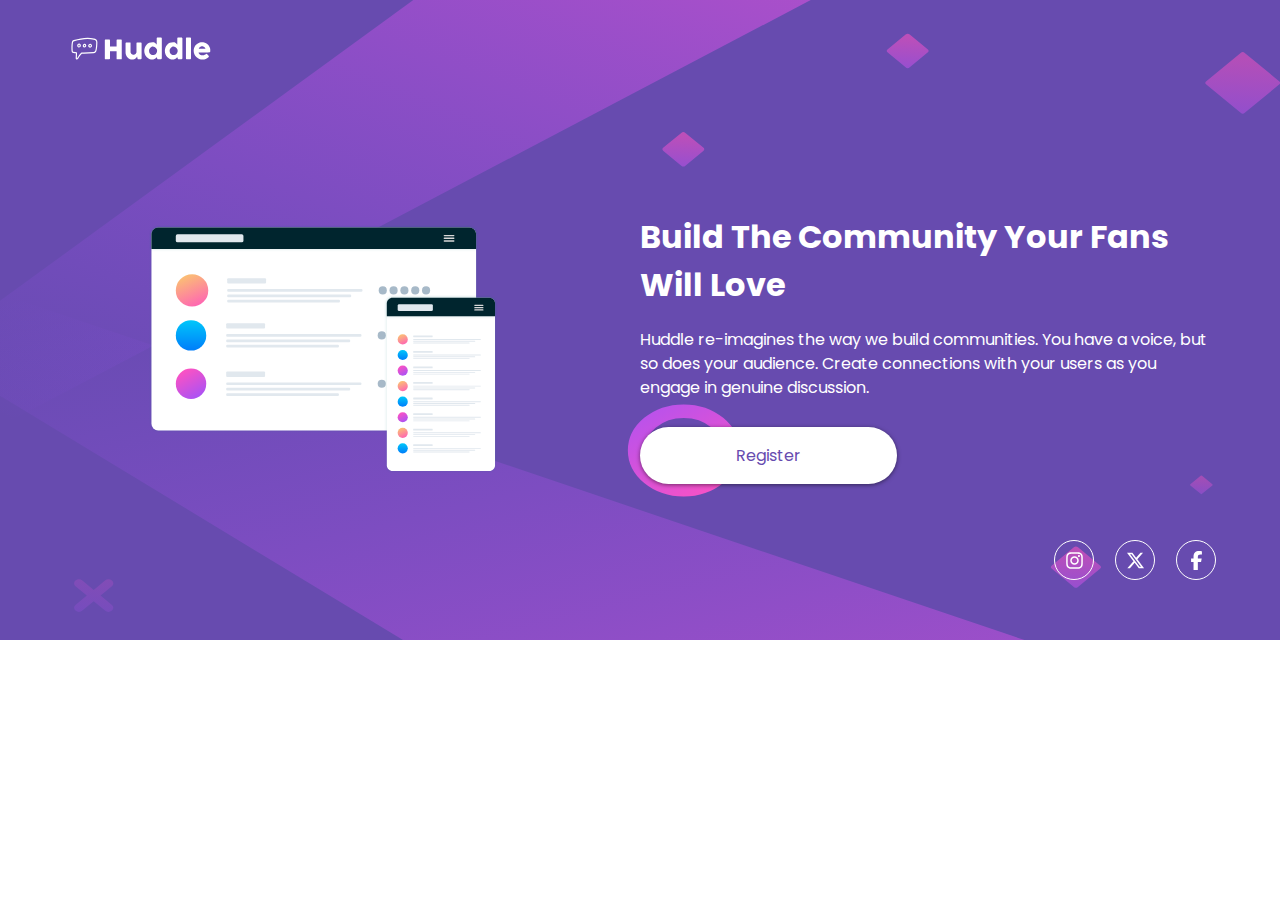
<file: 04 - huddle landing page with single introductory section/index.html>
<!DOCTYPE html>
<html lang="en">
  <head>
    <meta charset="UTF-8" />
    <meta name="viewport" content="width=device-width, initial-scale=1.0" />
    <!-- displays site properly based on user's device -->

    <link
      rel="icon"
      type="image/png"
      sizes="32x32"
      href="./images/favicon-32x32.png"
    />

    <title>
      Frontend Mentor | Huddle landing page with single introductory section
    </title>
    <link rel="stylesheet" href="style.css" />
    <link rel="preconnect" href="https://fonts.googleapis.com" />
    <link rel="preconnect" href="https://fonts.gstatic.com" crossorigin />
    <link
      href="https://fonts.googleapis.com/css2?family=Open+Sans&family=Poppins:wght@400;600&display=swap"
      rel="stylesheet"
    />
  </head>
  <body>
    <header class="hero">
      <nav class="nav container">
        <img src="images/logo.svg" class="nav_logo" />
      </nav>

      <section class="hero_container container">
        <figure class="hero_picture">
          <img src="images/illustration-mockups.svg" class="hero_img" />
        </figure>

        <div class="hero_texts">
          <h1 class="hero_title">Build The Community Your Fans Will Love</h1>
          <p class="hero_paragraph">
            Huddle re-imagines the way we build communities. You have a voice,
            but so does your audience. Create connections with your users as you
            engage in genuine discussion.
          </p>
          <a href="#" class="hero_cta"> Register </a>
        </div>

        <div class="hero_contact">
          <a href="#" class="hero_link">
            <img src="images/instagram.svg" class="hero_icon" />
          </a>
          <a href="#" class="hero_link">
            <img src="images/X.svg" class="hero_icon" />
          </a>
          <a href="#" class="hero_link">
            <img src="images/facebook.svg" class="hero_icon" />
          </a>
        </div>
      </section>
    </header>
  </body>
</html>
</file>
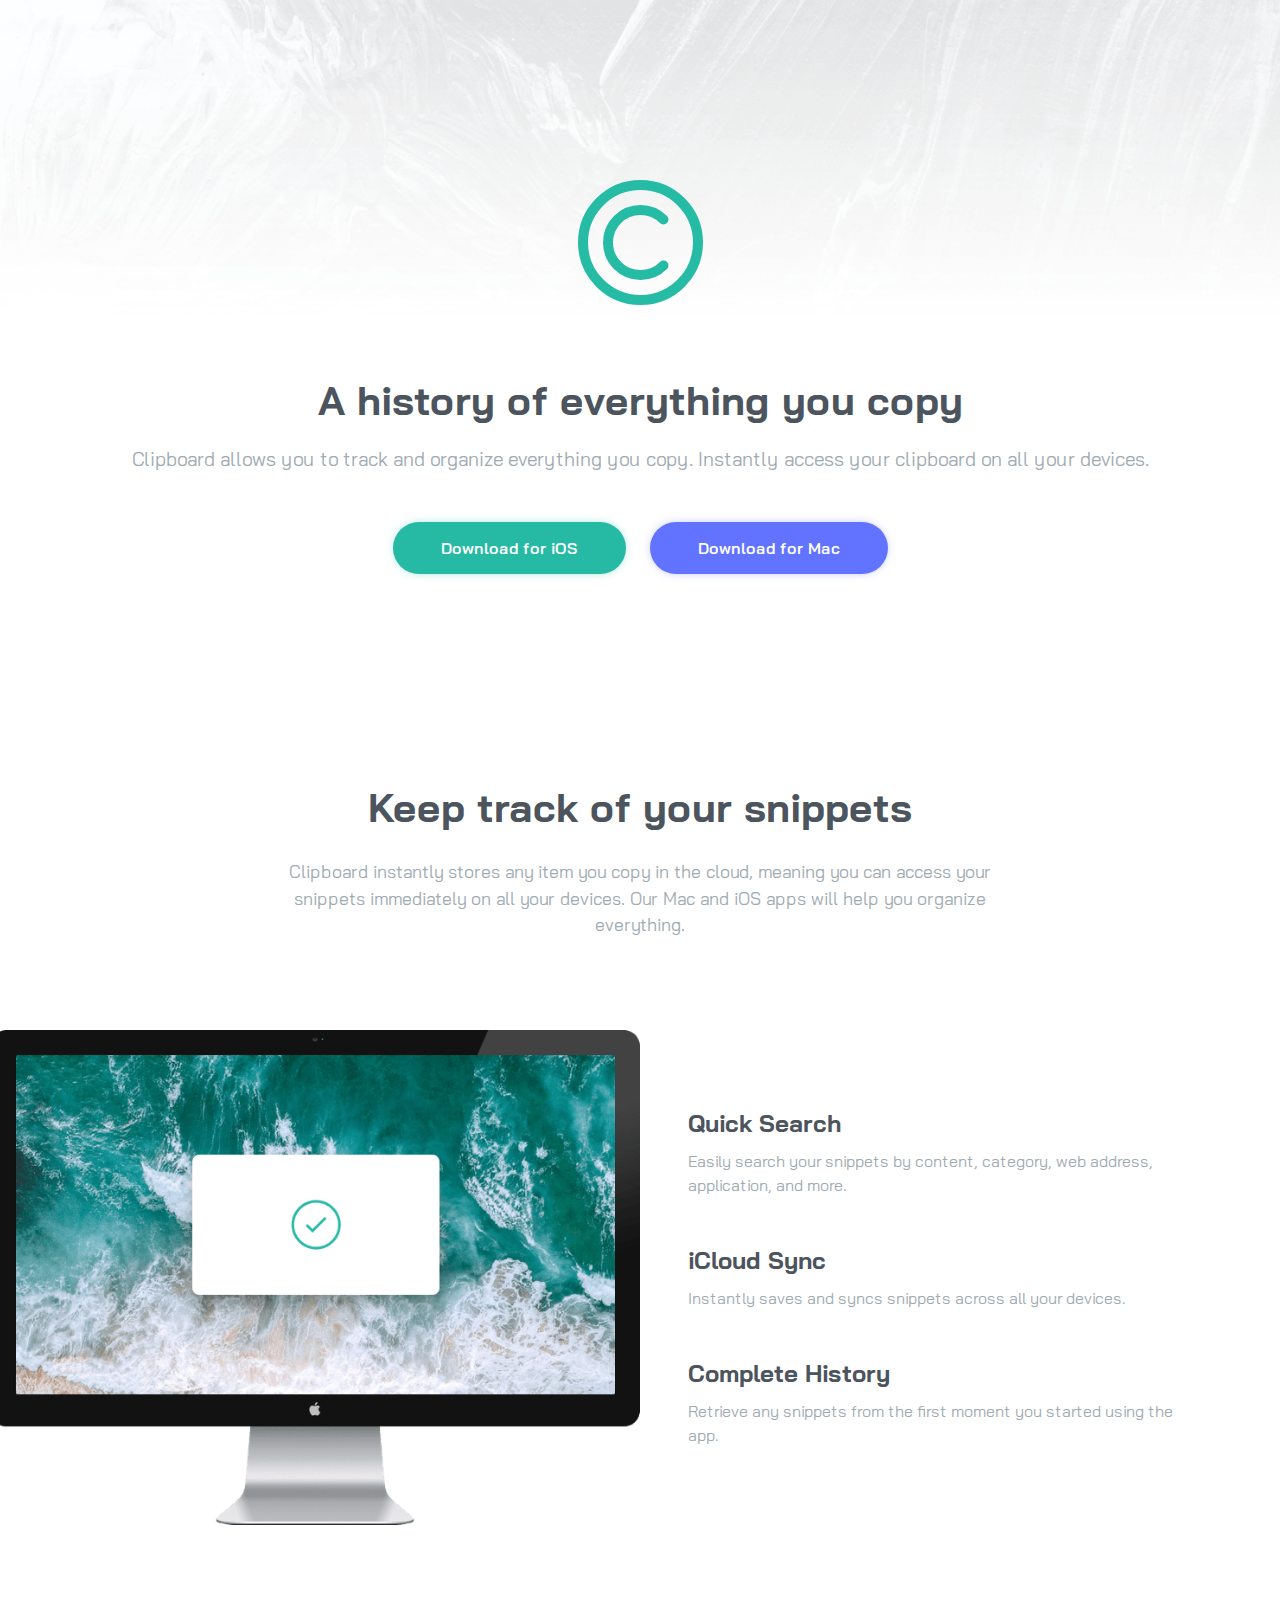
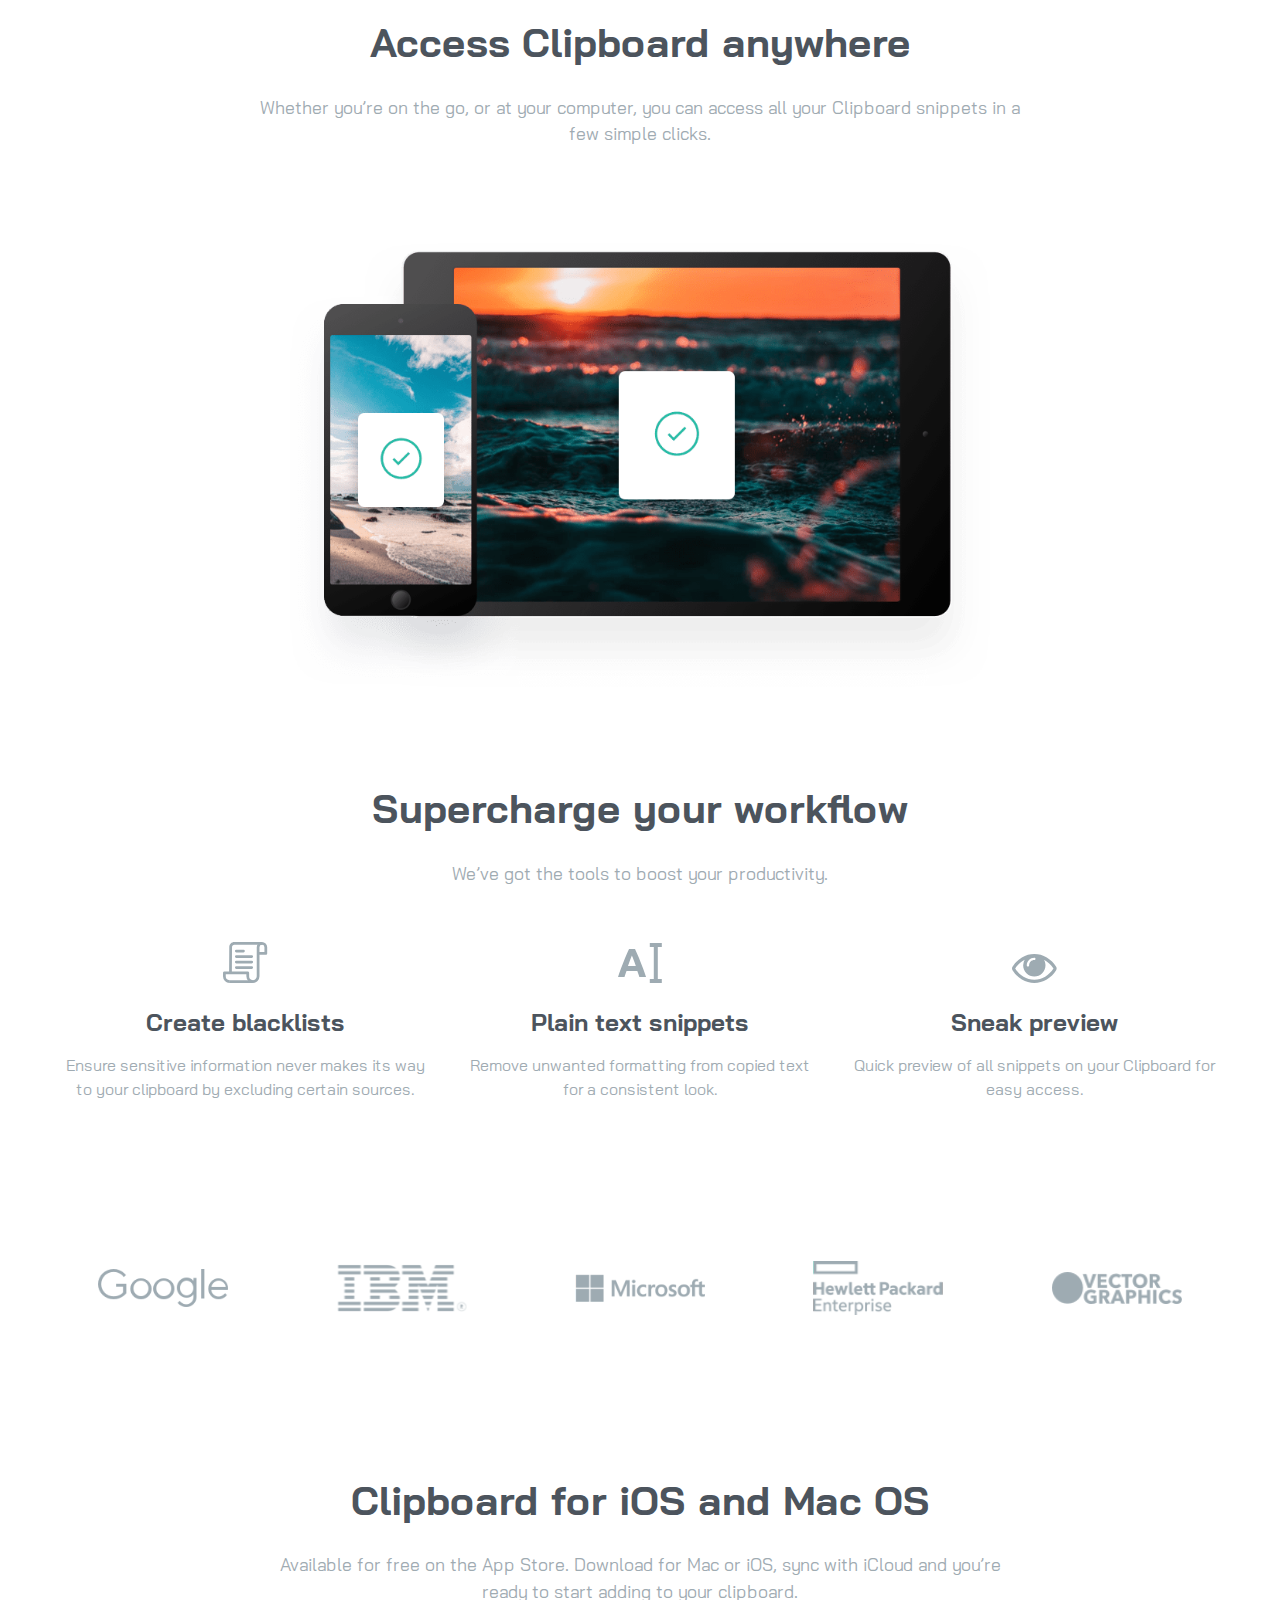
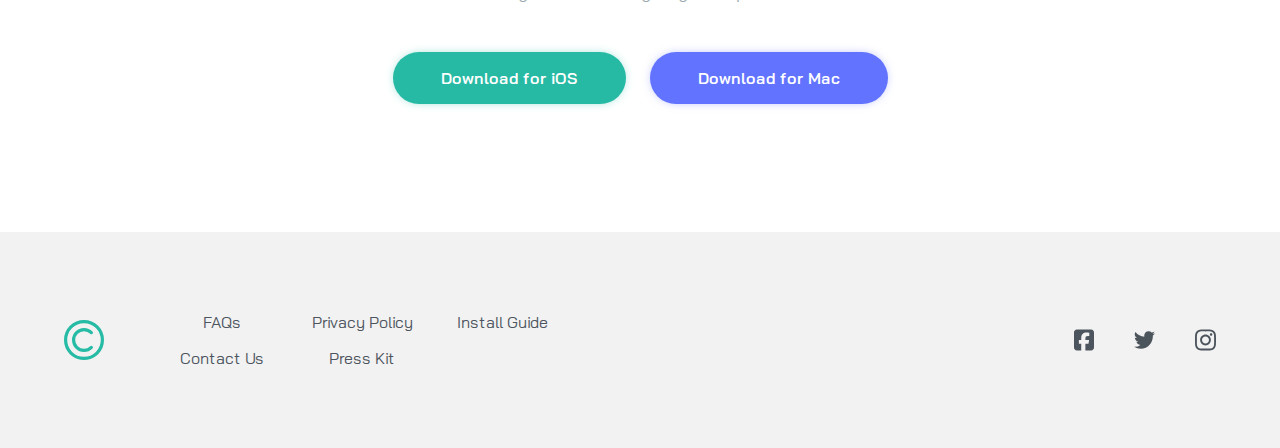
<file: clipboard landing page master - 06/index.html>
<!DOCTYPE html>
<html lang="en">
  <head>
    <meta charset="UTF-8" />
    <meta name="viewport" content="width=device-width, initial-scale=1.0" />
    <!-- displays site properly based on user's device -->

    <link
      rel="icon"
      type="image/png"
      sizes="32x32"
      href="./images/favicon-32x32.png"
    />
    <link rel="preconnect" href="https://fonts.googleapis.com" />
    <link rel="preconnect" href="https://fonts.gstatic.com" crossorigin />
    <link
      href="https://fonts.googleapis.com/css2?family=Bai+Jamjuree:wght@400;600&display=swap"
      rel="stylesheet"
    />
    <link rel="stylesheet" href="style.css" />
    <title>Frontend Mentor | Clipboard landing page</title>
  </head>
  <body>
    <!--    HEADER    -->
    <header class="hero">
      <div class="hero_container container">
        <figure class="hero_picture">
          <img src="images/logo.svg" class="hero_img" />
        </figure>

        <h2 class="hero_title">A history of everything you copy</h2>
        <p class="hero_paragraph">
          Clipboard allows you to track and organize everything you copy.
          Instantly access your clipboard on all your devices.
        </p>

        <div class="buttons">
          <a href="#" class="button_cta">Download for iOS</a>
          <a href="#" class="button_cta button_cta_blue">Download for Mac</a>
        </div>
      </div>
    </header>

    <!--    MAIN - SECTION TRACK -->
    <main class="main">
      <section class="track container">
        <div class="track_texts">
          <h2 class="title">Keep track of your snippets</h2>
          <p class="paragraph">
            Clipboard instantly stores any item you copy in the cloud, meaning
            you can access your snippets immediately on all your devices. Our
            Mac and iOS apps will help you organize everything.
          </p>
        </div>

        <figure class="track_picture">
          <img src="images/image-computer.png" class="track_img" />
        </figure>

        <article class="track_article">
          <div class="track_item">
            <h4 class="track_offer">Quick Search</h4>
            <p class="track_copy">
              Easily search your snippets by content, category, web address,
              application, and more.
            </p>
          </div>

          <div class="track_item">
            <h4 class="track_offer">iCloud Sync</h4>
            <p class="track_copy">
              Instantly saves and syncs snippets across all your devices.
            </p>
          </div>

          <div class="track_item">
            <h4 class="track_offer">Complete History</h4>
            <p class="track_copy">
              Retrieve any snippets from the first moment you started using the
              app.
            </p>
          </div>
        </article>
      </section>

      <section class="clipboard container">
        <h1 class="title">Access Clipboard anywhere</h1>
        <p class="paragraph">
          Whether you’re on the go, or at your computer, you can access all your
          Clipboard snippets in a few simple clicks.
        </p>

        <figure class="clipboard_picture">
          <img src="images/image-devices.png" class="clipboard_img" />
        </figure>

        <h1 class="title">Supercharge your workflow</h1>
        <p class="paragraph">We’ve got the tools to boost your productivity.</p>

        <div class="clipboard_offer">
          <article class="clipboard_item">
            <img src="images/icon-blacklist.svg" class="clipboard_icon" />
            <h3 class="clipboard_title">Create blacklists</h3>
            <p class="clipboard_paragraph">
              Ensure sensitive information never makes its way to your clipboard
              by excluding certain sources.
            </p>
          </article>

          <article class="clipboard_item">
            <img src="images/icon-text.svg" class="clipboard_icon" />
            <h3 class="clipboard_title">Plain text snippets</h3>
            <p class="clipboard_paragraph">
              Remove unwanted formatting from copied text for a consistent look.
            </p>
          </article>

          <article class="clipboard_item">
            <img src="images/icon-preview.svg" class="clipboard_icon" />
            <h3 class="clipboard_title">Sneak preview</h3>
            <p class="clipboard_paragraph">
              Quick preview of all snippets on your Clipboard for easy access.
            </p>
          </article>
        </div>
      </section>

      <section class="brand container">
        <img src="images/logo-google.png" class="brands_items" />
        <img src="images/logo-ibm.png" class="brands_items" />
        <img src="images/logo-microsoft.png" class="brands_items" />
        <img src="images/logo-hp.png" class="brands_items" />
        <img src="images/logo-vector-graphics.png" class="brands_items" />
      </section>

      <section class="action container">
        <h1 class="title">Clipboard for iOS and Mac OS</h1>
        <p class="paragraph">
          Available for free on the App Store. Download for Mac or iOS, sync
          with iCloud and you’re ready to start adding to your clipboard.
        </p>

        <div class="buttons">
          <a href="#" class="button_cta">Download for iOS</a>
          <a href="#" class="button_cta button_cta_blue">Download for Mac</a>
        </div>
      </section>
    </main>

    <footer class="footer">
      <section class="footer_container container">
        <figure class="footer_picture">
          <img src="images/logo.svg" class="footer_img" />
        </figure>

        <div class="footer_links">
          <a href="#" class="footer_link">FAQs</a>
          <a href="#" class="footer_link contact_us">Contact Us</a>
          <a href="#" class="footer_link">Privacy Policy</a>
          <a href="#" class="footer_link press_kit">Press Kit</a>
          <a href="#" class="footer_link">Install Guide </a>
        </div>

        <div class="footer_social">
          <a href="#" class="footer_media">
            <img src="images/facebook.svg" class="footer_icon" />
          </a>

          <a href="#" class="footer_media">
            <img src="images/icon-twitter.svg" class="footer_icon" />
          </a>

          <a href="#" class="footer_media">
            <img src="images/instagram.svg" class="footer_icon" />
          </a>
        </div>
      </section>
    </footer>
  </body>
</html>
</file>
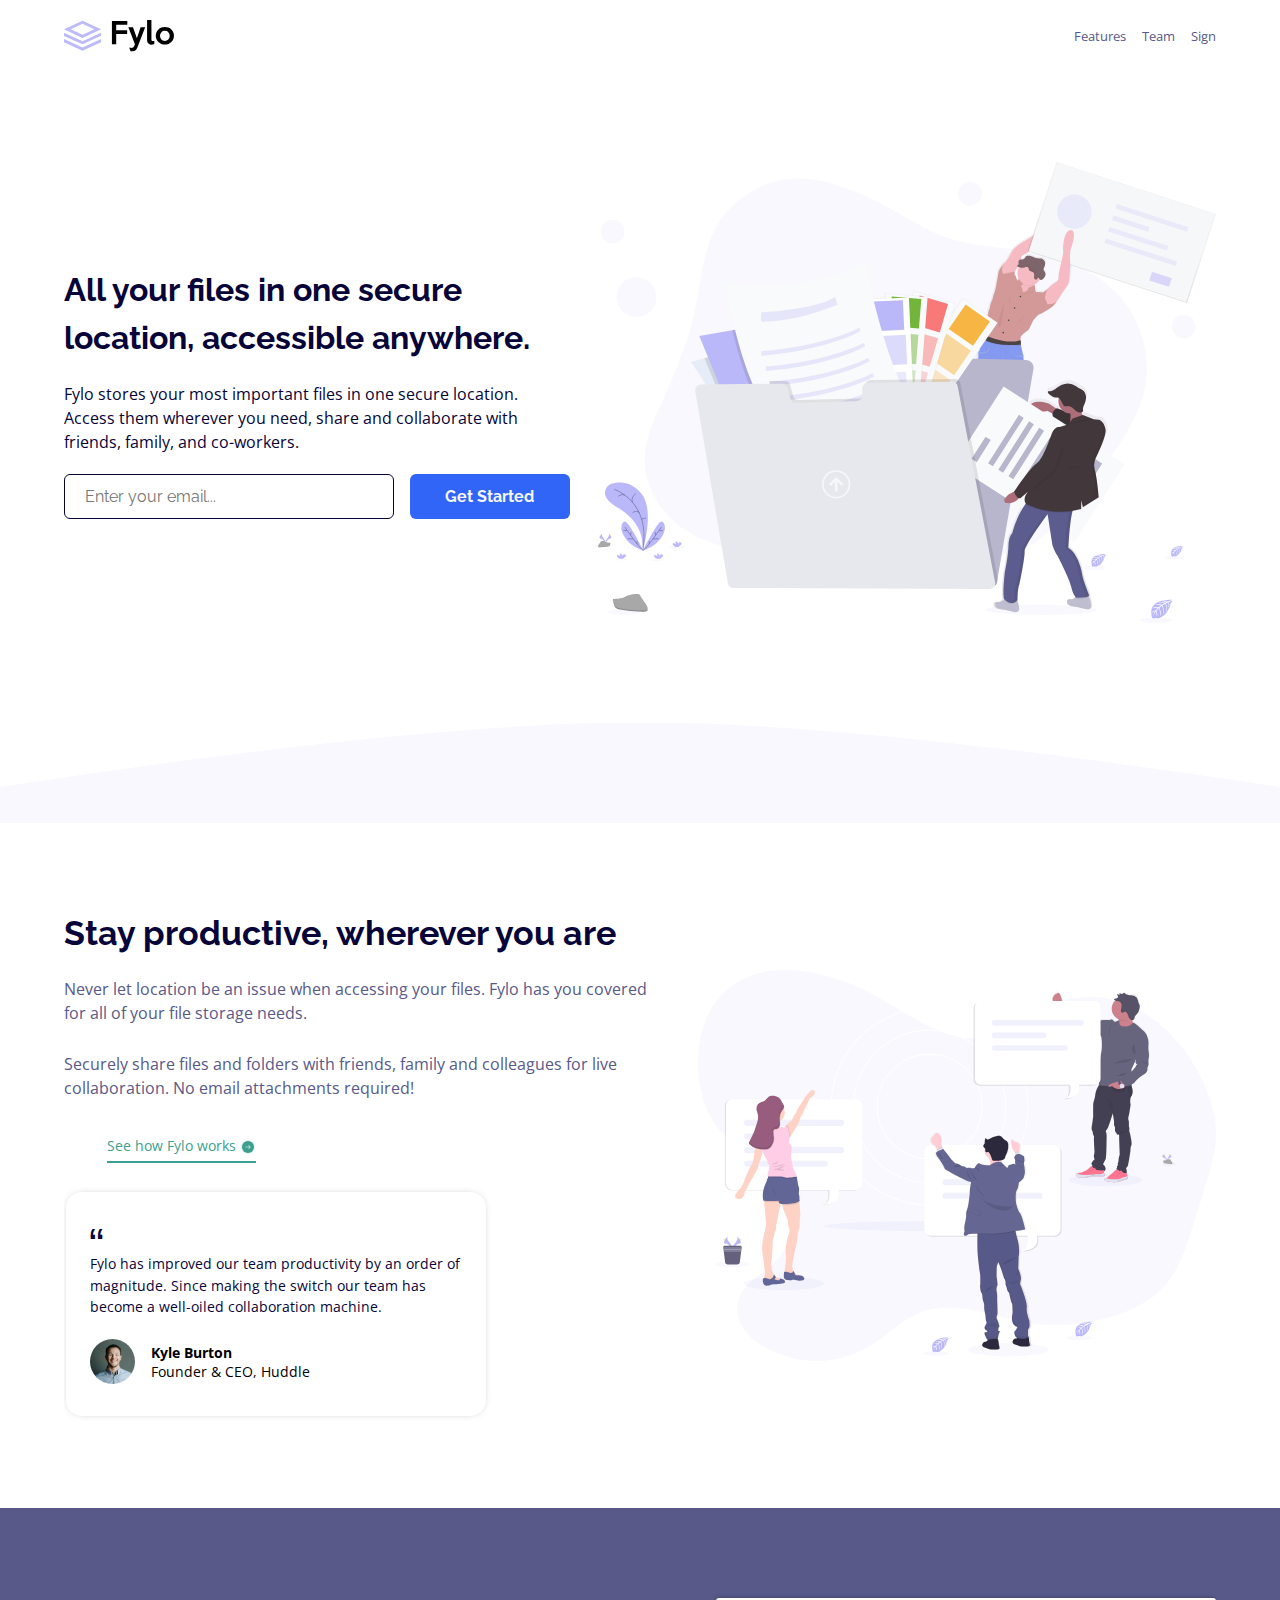
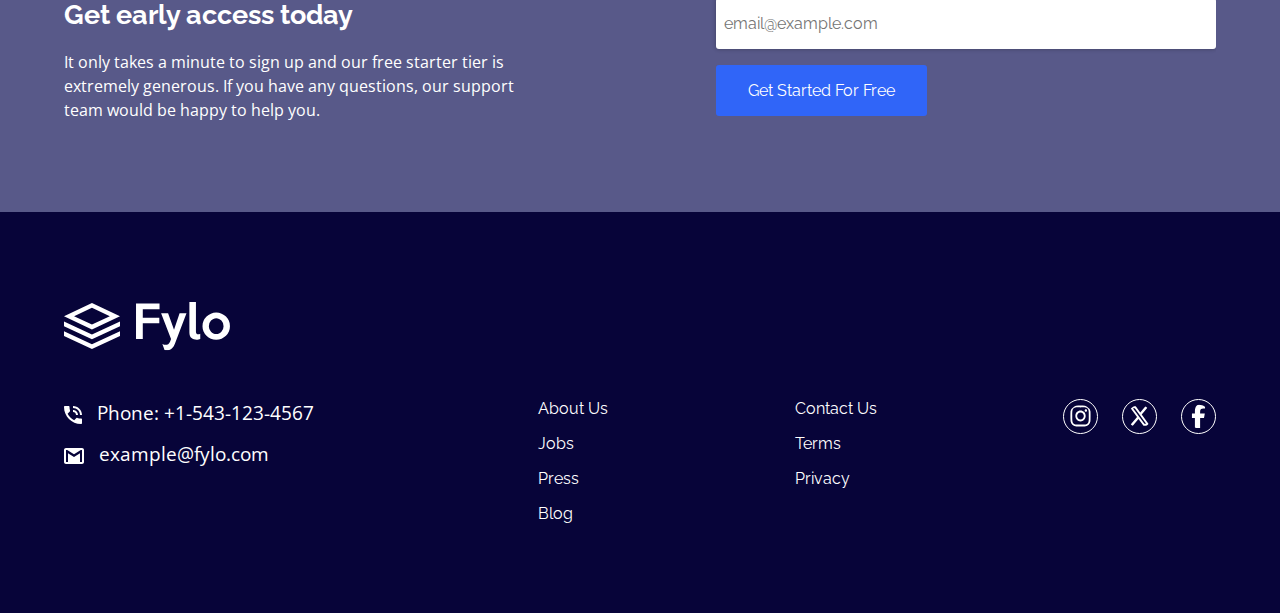
<file: fylo landing page with two column layout - 05/index.html>
<!DOCTYPE html>
<html lang="en">
  <head>
    <meta charset="UTF-8" />
    <meta name="viewport" content="width=device-width, initial-scale=1.0" />
    <!-- displays site properly based on user's device -->

    <link
      rel="icon"
      type="image/png"
      sizes="32x32"
      href="./images/favicon-32x32.png"
    />
    <link rel="preconnect" href="https://fonts.googleapis.com" />
    <link rel="preconnect" href="https://fonts.gstatic.com" crossorigin />
    <link
      href="https://fonts.googleapis.com/css2?family=Open+Sans&family=Raleway:wght@400;700&display=swap"
      rel="stylesheet"
    />

    <title>Frontend Mentor | Fylo landing page with two column layout</title>
    <link rel="stylesheet" href="style.css" />
  </head>
  <body>
    <!-- ENCABEZADO, NAVEGACION -->
    <header class="hero">
      <nav class="nav container">
        <figure class="hero_logo">
          <img src="images/logo.svg" class="hero_img" />
        </figure>

        <a href="#" class="nav_link">Features</a>
        <a href="#" class="nav_link">Team</a>
        <a href="#" class="nav_link">Sign</a>
      </nav>

      <section class="hero_main container">
        <figure class="hero_picture">
          <img src="images/illustration-1.svg" class="hero_img" />
        </figure>

        <div class="hero_texts">
          <h3 class="hero_title">
            All your files in one secure location, accessible anywhere.
          </h3>
          <p class="hero_paragraph">
            Fylo stores your most important files in one secure location. Access
            them wherever you need, share and collaborate with friends, family,
            and co-workers.
          </p>

          <form action="" class="hero_contact">
            <input
              type="email"
              placeholder="Enter your email..."
              class="hero_input"
            />
            <input
              type="submit"
              value="Get Started"
              class="hero_input hero_input-cta"
            />
          </form>
        </div>
      </section>
    </header>

    <!-- MAIN DE LA PAGINA, PRIMERA SECCION -->
    <main class="main">
      <secttion class="productive">
        <div class="productive_container container">
          <figure class="productive_picture">
            <img src="images/illustration-2.svg" class="productive_img" />
          </figure>

          <section class="productive_main">
            <div class="productive_texts">
              <h2 class="productive_title">
                Stay productive, wherever you are
              </h2>
              <p class="productive_paragraph">
                Never let location be an issue when accessing your files. Fylo
                has you covered for all of your file storage needs.
              </p>
              <p class="productive_paragraph">
                Securely share files and folders with friends, family and
                colleagues for live collaboration. No email attachments
                required!
              </p>
              <a href="#" class="productive_cta">
                See how Fylo works
                <img src="images/icon-arrow.svg" class="productive_arrow" />
              </a>
            </div>

            <article class="productive_testimony">
              <img src="images/icon-quotes.svg" class="productive_quotes" />
              <p class="productive_review">
                Fylo has improved our team productivity by an order of
                magnitude. Since making the switch our team has become a
                well-oiled collaboration machine.
              </p>

              <div class="productive_card">
                <img src="images/avatar-testimonial.jpg" class="card_img" />
                <div class="productive_info">
                  <h4 class="productive_name">Kyle Burton</h4>
                  <p class="productive_job">Founder & CEO, Huddle</p>
                </div>
              </div>
            </article>
          </section>
        </div>
      </secttion>

      <section class="newsletter">
        <div class="newsletter_container container">
          <div class="newsletter_texts">
            <h2 class="newsletter_title">Get early access today</h2>
            <p class="newsletter_paragraph">
              It only takes a minute to sign up and our free starter tier is
              extremely generous. If you have any questions, our support team
              would be happy to help you.
            </p>
          </div>

          <form action="" class="newsletter_form">
            <input
              type="email"
              placeholder="email@example.com"
              class="newsletter_input input"
            />
            <input
              type="submit"
              value="Get Started For Free"
              class="newsletter_submit input"
            />
          </form>
        </div>
      </section>
    </main>

    <!-- FOOTER -->

    <footer class="footer">
      <section class="footer_container container">
        <figure class="footer_picture">
          <img src="images/logo-white.svg" class="footer_logo" />
        </figure>

        <div class="footer_contact">
          <div class="footer_info">
            <p class="footer_info">
              <img src="images/icon-phone.svg" class="footer_icon" />
              Phone: +1-543-123-4567
            </p>

            <p class="footer_info">
              <img src="images/icon-email.svg" class="footer_icon" />
              example@fylo.com
            </p>
          </div>
        </div>

        <nav class="footer_nav">
          <a href="#" class="footer_link">About Us</a>
          <a href="#" class="footer_link">Jobs</a>
          <a href="#" class="footer_link">Press</a>
          <a href="#" class="footer_link">Blog</a>
        </nav>

        <nav class="footer_nav">
          <a href="#" class="footer_link">Contact Us</a>
          <a href="#" class="footer_link">Terms</a>
          <a href="#" class="footer_link">Privacy</a>
        </nav>

        <div class="footer_social">
          <a href="#">
            <img src="images/instagram.svg" class="footer_img" />
          </a>

          <a href="#">
            <img src="images/X.svg" class="footer_img" />
          </a>

          <a href="#">
            <img src="images/facebook.svg" class="footer_img" />
          </a>
        </div>
      </section>
    </footer>
  </body>
</html>
</file>
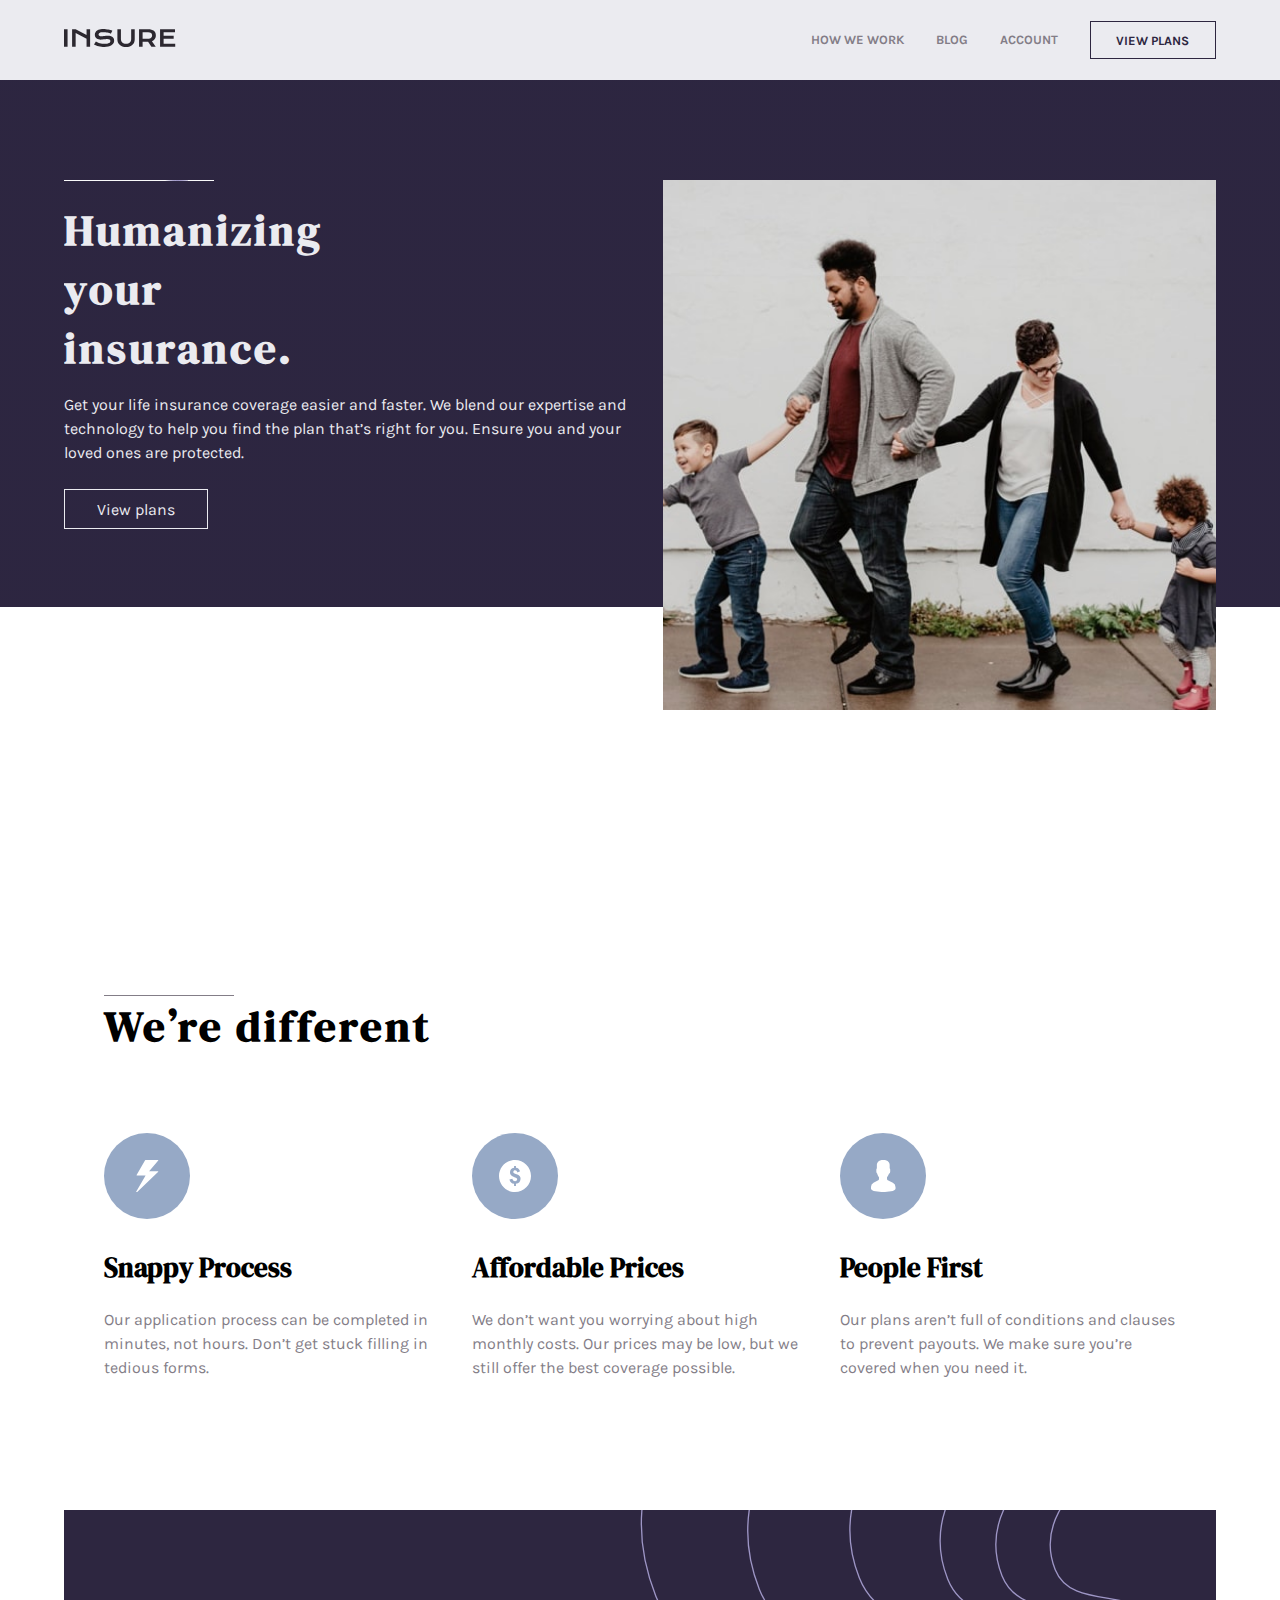
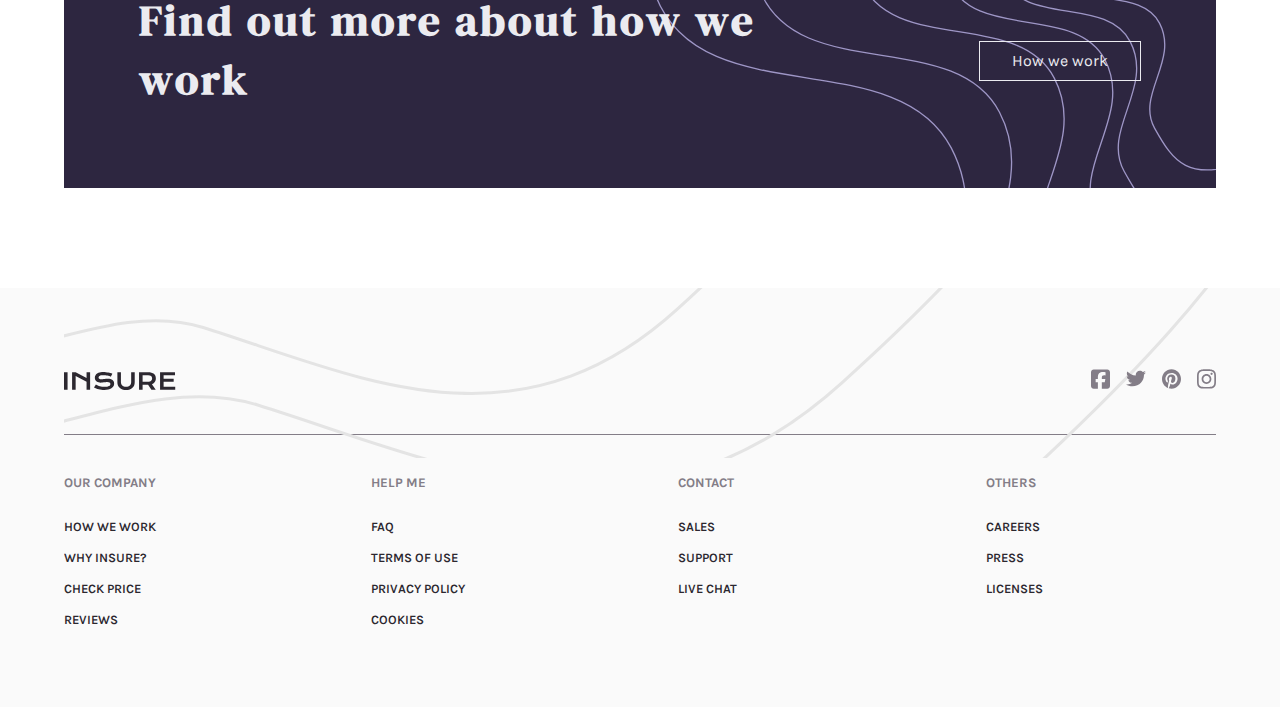
<file: insure landing page/index.html>
<!DOCTYPE html>
<html lang="en">
  <head>
    <meta charset="UTF-8" />
    <meta name="viewport" content="width=device-width, initial-scale=1.0" />

    <link
      rel="icon"
      type="image/png"
      sizes="32x32"
      href="./images/favicon-32x32.png"
    />
    <link rel="preconnect" href="https://fonts.googleapis.com" />
    <link rel="preconnect" href="https://fonts.gstatic.com" crossorigin />
    <link
      href="https://fonts.googleapis.com/css2?family=DM+Serif+Display&family=Karla:wght@400;700&display=swap"
      rel="stylesheet"
    />
    <title>Frontend Mentor | Insure landing page</title>
    <link rel="stylesheet" href="style.css" />
  </head>
  <body>
    <header class="hero">
      <nav class="nav">
        <nav class="nav_container container">
          <figure class="nav_picture">
            <img src="images/logo.svg" class="nac_img" />
          </figure>

          <div class="nav_links">
            <a href="" class="nav_link"> How we work</a>
            <a href="" class="nav_link">Blog</a>
            <a href="" class="nav_link"> Account</a>
            <a href="" class="nav_link nav_link-cta"> View plans</a>
          </div>

          <figure class="nav_hamburguer">
            <img src="images/icon-hamburger.svg" class="nav_icon" />
          </figure>
        </nav>
      </nav>

      <section class="hero_main container">
        <div class="hero_texts">
          <h1 class="title">Humanizing your insurance.</h1>

          <p class="hero_paragraph">
            Get your life insurance coverage easier and faster. We blend our
            expertise and technology to help you find the plan that’s right for
            you. Ensure you and your loved ones are protected.
          </p>

          <a href="#" class="cta">View plans </a>
        </div>
      </section>
    </header>

    <main class="main">
      <section class="main_diferent container">
        <h1 class="title">We’re different</h1>

        <div class="diferent_items">
          <article class="diferent_item">
            <img src="images/icon-snappy-process.svg" class="diferent_icon" />
            <h3 class="diferent_title">Snappy Process</h3>
            <p class="diferent_paragraph">
              Our application process can be completed in minutes, not hours.
              Don’t get stuck filling in tedious forms.
            </p>
          </article>

          <article class="diferent_item">
            <img
              src="images/icon-affordable-prices.svg"
              class="diferent_icon"
            />
            <h3 class="diferent_title">Affordable Prices</h3>
            <p class="diferent_paragraph">
              We don’t want you worrying about high monthly costs. Our prices
              may be low, but we still offer the best coverage possible.
            </p>
          </article>

          <article class="diferent_item">
            <img src="images/icon-people-first.svg" class="diferent_icon" />
            <h3 class="diferent_title">People First</h3>
            <p class="diferent_paragraph">
              Our plans aren’t full of conditions and clauses to prevent
              payouts. We make sure you’re covered when you need it.
            </p>
          </article>
        </div>
      </section>

      <section class="find">
        <div class="find_container container">
          <h2 class="title">Find out more about how we work</h2>
          <a href="#" class="cta">How we work</a>
        </div>
      </section>
    </main>

    <footer class="footer">
      <div class="footer_container container">
        <section class="footer_brand">
          <figure class="footer_picture">
            <img src="images/logo.svg" class="footer_logo" />
          </figure>

          <div class="footer_media">
            <a href="#" class="footer_social">
              <img src="images/facebook.svg" class="footer_icon" />
            </a>

            <a href="#" class="footer_social">
              <img src="images/twitter.svg" class="footer_icon" />
            </a>

            <a href="#" class="footer_social">
              <img src="images/pinterest.svg" class="footer_icon" />
            </a>

            <a href="#" class="footer_social">
              <img src="images/instagram.svg" class="footer_icon" />
            </a>
          </div>
        </section>

        <section class="footer_navigation">
          <div class="footer_nav">
            <h5 class="footer_title">our company</h5>
            <a href="#" class="footer_link">How we work</a>
            <a href="#" class="footer_link">Why Insure?</a>
            <a href="#" class="footer_link">Check price</a>
            <a href="#" class="footer_link">reviews</a>
          </div>

          <div class="footer_nav">
            <h5 class="footer_title">Help me</h5>
            <a href="#" class="footer_link">FAQ</a>
            <a href="#" class="footer_link">Terms of use</a>
            <a href="#" class="footer_link">Privacy policy</a>
            <a href="#" class="footer_link">Cookies</a>
          </div>

          <div class="footer_nav">
            <h5 class="footer_title">contact</h5>
            <a href="#" class="footer_link">Sales</a>
            <a href="#" class="footer_link">Support</a>
            <a href="#" class="footer_link">Live chat</a>
          </div>

          <div class="footer_nav">
            <h5 class="footer_title">others</h5>
            <a href="#" class="footer_link">Careers</a>
            <a href="#" class="footer_link">Press</a>
            <a href="#" class="footer_link">Licenses </a>
          </div>
        </section>
      </div>
    </footer>
  </body>
</html>
</file>
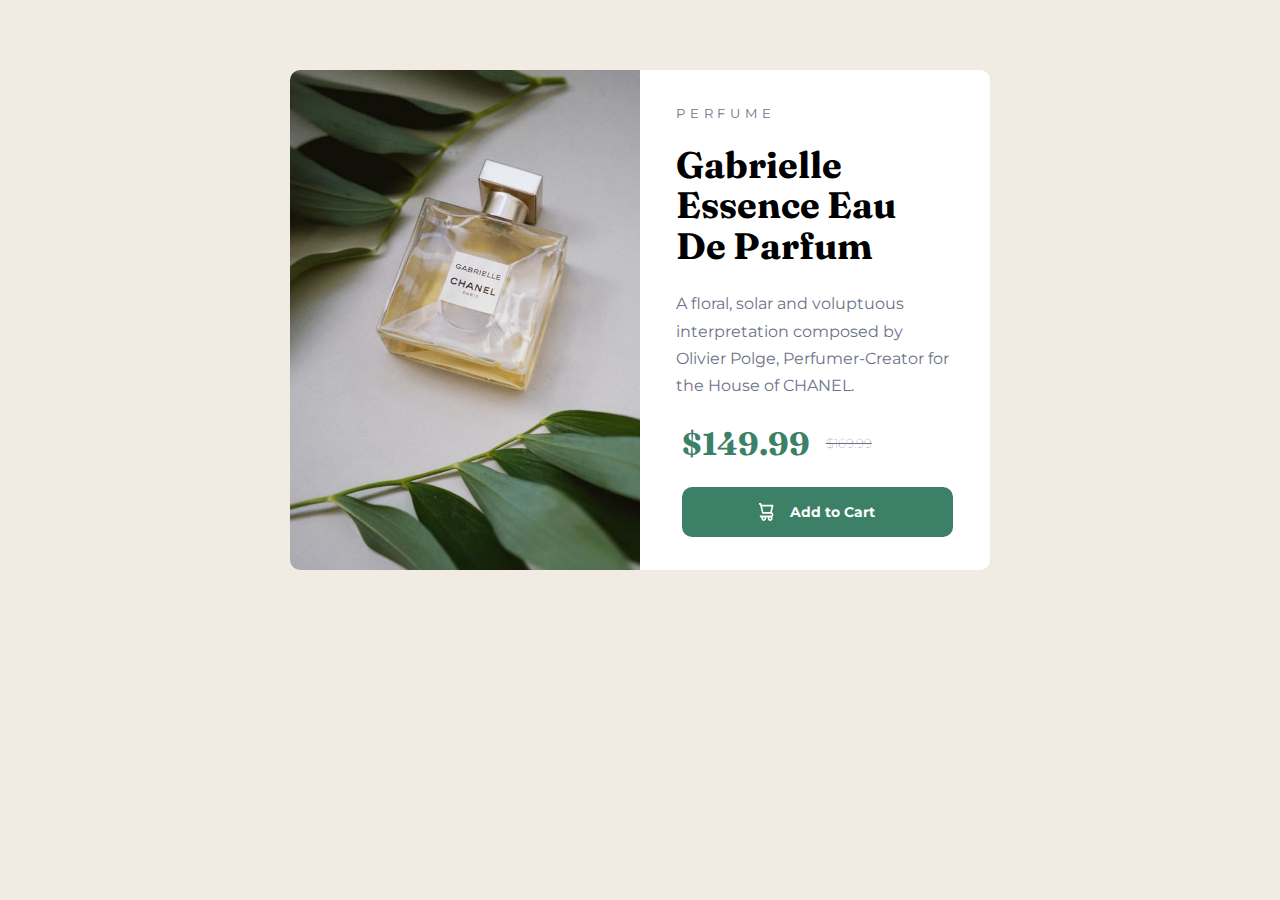
<file: Responsive Card - 01/index.html>
<!DOCTYPE html>
<html lang="en">
  <head>
    <meta charset="UTF-8" />
    <meta name="viewport" content="width=device-width, initial-scale=1.0" />
    <!-- displays site properly based on user's device -->

    <link
      rel="icon"
      type="image/png"
      sizes="32x32"
      href="./images/favicon-32x32.png"
    />

    <title>Frontend Mentor | Product preview card component</title>
    <link rel="stylesheet" href="style.css" />
    <link rel="preconnect" href="https://fonts.googleapis.com" />
    <link rel="preconnect" href="https://fonts.gstatic.com" crossorigin />
    <link
      href="https://fonts.googleapis.com/css2?family=Fraunces:opsz,wght@9..144,700&family=Montserrat:wght@500;700&display=swap"
      rel="stylesheet"
    />
  </head>
  <body>
    <div class="card-container">
      <div class="img-container"></div>
      <div class="card-detalles">
        <div class="card-textos">
          <p class="card-pre-titulo">perfume</p>
          <h1 class="card-titulo">Gabrielle Essence Eau De Parfum</h1>
          <p class="card-parrafo">
            A floral, solar and voluptuous interpretation composed by Olivier
            Polge, Perfumer-Creator for the House of CHANEL.
          </p>
        </div>
        <span class="card-precios">
          <h1 class="card-precio">$149.99</h1>
          <h5 class="card-descuento">$169.99</h5>
        </span>
        <span class="card-boton">
          <div class="card-boton-container">
            <img
              class="card-carrito"
              src="images/icon-cart.svg"
              alt="icono de carrito de compra"
            />
            <a href="#" class="card-add"> <b>Add to Cart</b></a>
          </div>
        </span>
      </div>
    </div>
  </body>
</html>
</file>
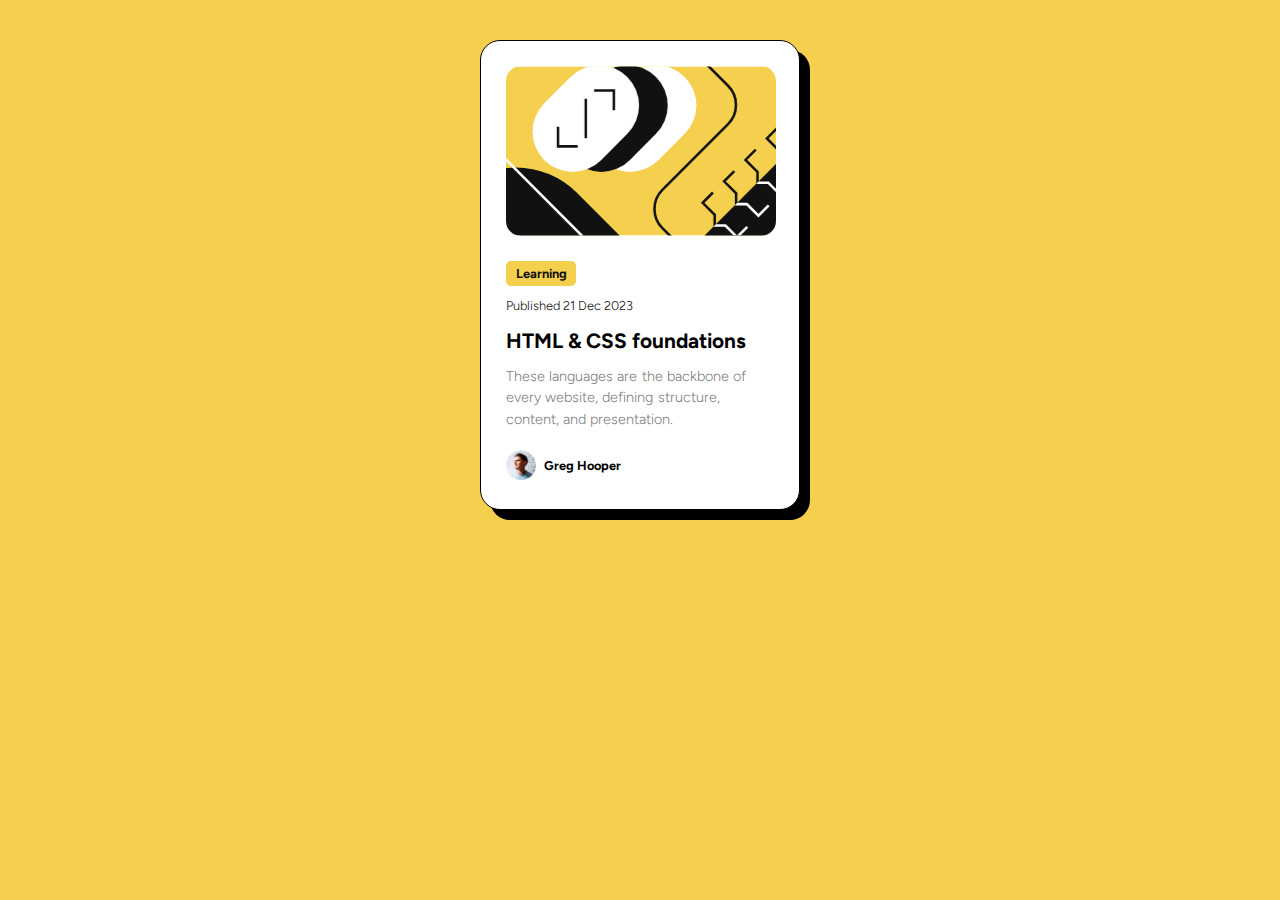
<file: Responsive Card - 02/index.html>
<!DOCTYPE html>
<html lang="en">
  <head>
    <meta charset="UTF-8" />
    <meta name="viewport" content="width=device-width, initial-scale=1.0" />
    <!-- displays site properly based on user's device -->

    <link
      rel="icon"
      type="image/png"
      sizes="32x32"
      href="./assets/images/favicon-32x32.png"
    />
    <link rel="stylesheet" href="style.css" />

    <title>Frontend Mentor | Blog preview card</title>

    <link rel="preconnect" href="https://fonts.googleapis.com" />
    <link rel="preconnect" href="https://fonts.gstatic.com" crossorigin />
    <link
      href="https://fonts.googleapis.com/css2?family=Figtree:wght@600;800&display=swap"
      rel="stylesheet"
    />
  </head>
  <body>
    <div class="card-container">
      <div class="card-img"></div>
      <div class="card-detalles">
        <h6 class="card-learning">Learning</h6>
        <h3 class="card-pretitulo">Published 21 Dec 2023</h3>
        <h2 class="card-titulo">HTML & CSS foundations</h2>
        <p class="card-parrafo">
          These languages are the backbone of every website, defining structure,
          content, and presentation.
        </p>
      </div>
      <div class="card-avatar">
        <img
          src="assets/images/image-avatar.webp"
          alt="Cabeza de un hombre mirando hacia arriba a la derecha"
        />
        <h6 class="card-nombre-avatar">Greg Hooper</h6>
      </div>
    </div>
    <!--Learning Published 21 Dec 2023 HTML & CSS foundations These languages are
    the backbone of every website, defining structure, content, and
    presentation. Greg Hooper

    <div class="attribution">
      Challenge by
      <a href="https://www.frontendmentor.io?ref=challenge" target="_blank"
        >Frontend Mentor</a
      >. Coded by <a href="#">Franco Paganoni</a>.
    </div>-->
  </body>
</html>
</file>
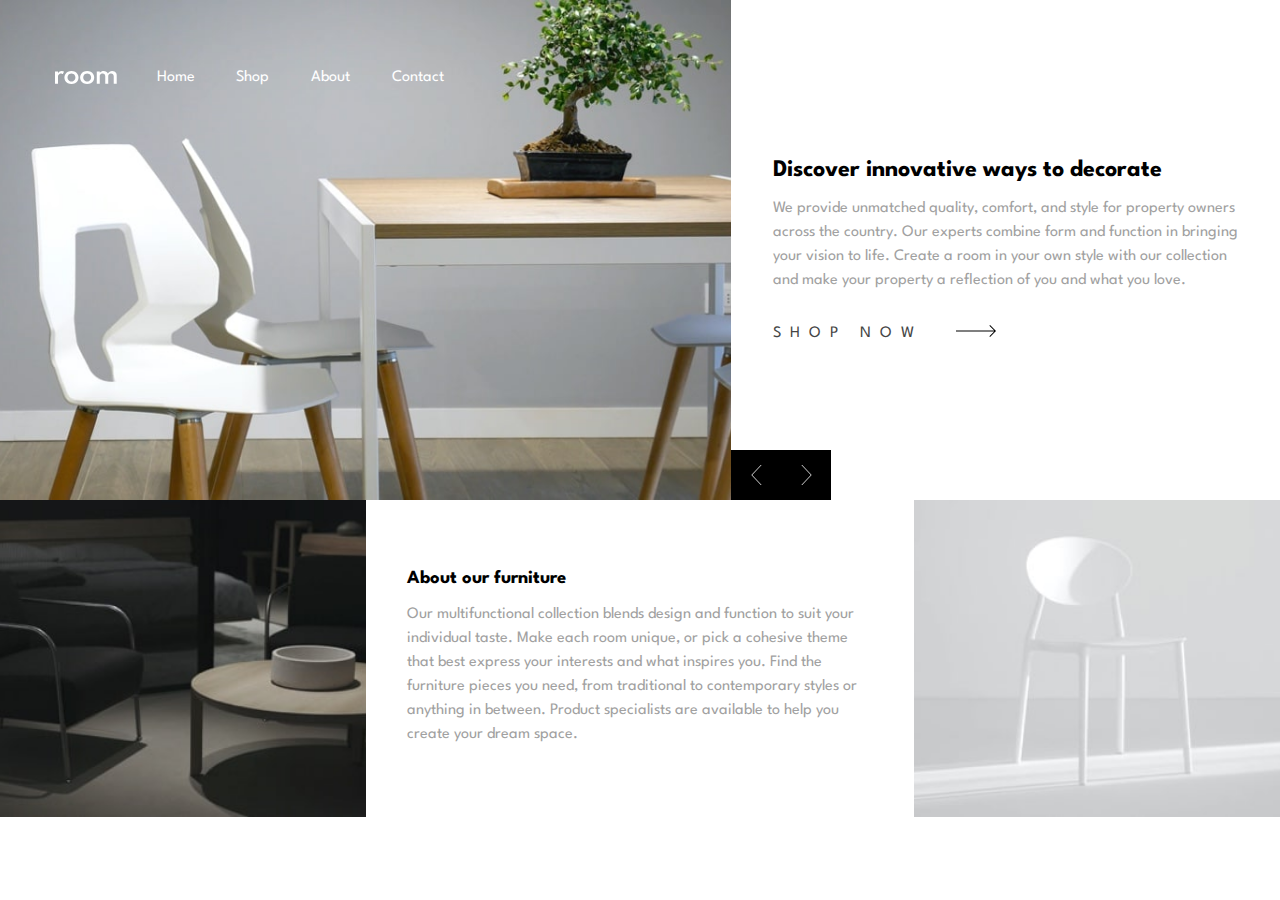
<file: room home page master/index.html>
<!DOCTYPE html>
<html lang="en">
  <head>
    <meta charset="UTF-8" />
    <meta name="viewport" content="width=device-width, initial-scale=1.0" />
    <!-- displays site properly based on user's device -->

    <link
      rel="icon"
      type="image/png"
      sizes="32x32"
      href="./images/favicon-32x32.png"
    />
    <link rel="preconnect" href="https://fonts.googleapis.com" />
    <link rel="preconnect" href="https://fonts.gstatic.com" crossorigin />
    <link
      href="https://fonts.googleapis.com/css2?family=League+Spartan:wght@100..900&display=swap"
      rel="stylesheet"
    />

    <title>Frontend Mentor | Room homepage</title>
    <link rel="stylesheet" href="style.css" />
  </head>
  <body>
    <main class="main">
      <!--  SECTION MAIN -->
      <section class="main_hero">
        <nav class="main_nav container">
          <img src="images/icon-hamburger.svg" alt="" class="nav_hamburguer" />

          <img src="images/logo.svg" alt="" class="main_logo" />

          <ul class="main_links">
            <ol class="main_list">
              <a href="#" class="main_link">Home</a>
            </ol>

            <ol class="main_list">
              <a href="#" class="main_link">Shop</a>
            </ol>

            <ol class="main_list">
              <a href="#" class="main_link">About</a>
            </ol>

            <ol class="main_list">
              <a href="#" class="main_link">Contact</a>
            </ol>
          </ul>
        </nav>
      </section>

      <!--   SECTION SHOP -->

      <section class="main_shop container">
        <div class="main_content">
          <h2 class="main_title">Discover innovative ways to decorate</h2>

          <p class="main_paragraph">
            We provide unmatched quality, comfort, and style for property owners
            across the country. Our experts combine form and function in
            bringing your vision to life. Create a room in your own style with
            our collection and make your property a reflection of you and what
            you love.
          </p>

          <a href="#" class="main_cta"
            >Shop now
            <img src="images/icon-arrow.svg" alt="" class="main_arrow"
          /></a>
        </div>
      </section>

      <div class="main_bg"></div>

      <section class="main_about container">
        <div class="main_content">
          <h3 class="main_title">About our furniture</h3>
          <p class="main_paragraph main_paragraph--about">
            Our multifunctional collection blends design and function to suit
            your individual taste. Make each room unique, or pick a cohesive
            theme that best express your interests and what inspires you. Find
            the furniture pieces you need, from traditional to contemporary
            styles or anything in between. Product specialists are available to
            help you create your dream space.
          </p>
        </div>
      </section>

      <div class="main_bg main_bg_second"></div>

      <div class="main_controls">
        <img src="images/icon-angle-left.svg" class="main_arrows" />
        <img src="images/icon-angle-right.svg" class="main_arrows" />
      </div>
    </main>
    <!-- 

  
  We are available all across the globe

   With stores all over the world, it's easy for you to find furniture
            for your home or place of business. Locally, we’re in most major
            cities throughout the country. Find the branch nearest you using our
            store locator. Any questions? Don't hesitate to contact us today.


  Shop now

  Manufactured with the best materials

  Our modern furniture store provide a high level of quality. Our company has invested in advanced technology 
  to ensure that every product is made as perfect and as consistent as possible. With three decades of 
  experience in this industry, we understand what customers want for their home and office.

  Shop now

  

  
   -->
  </body>
</html>
</file>
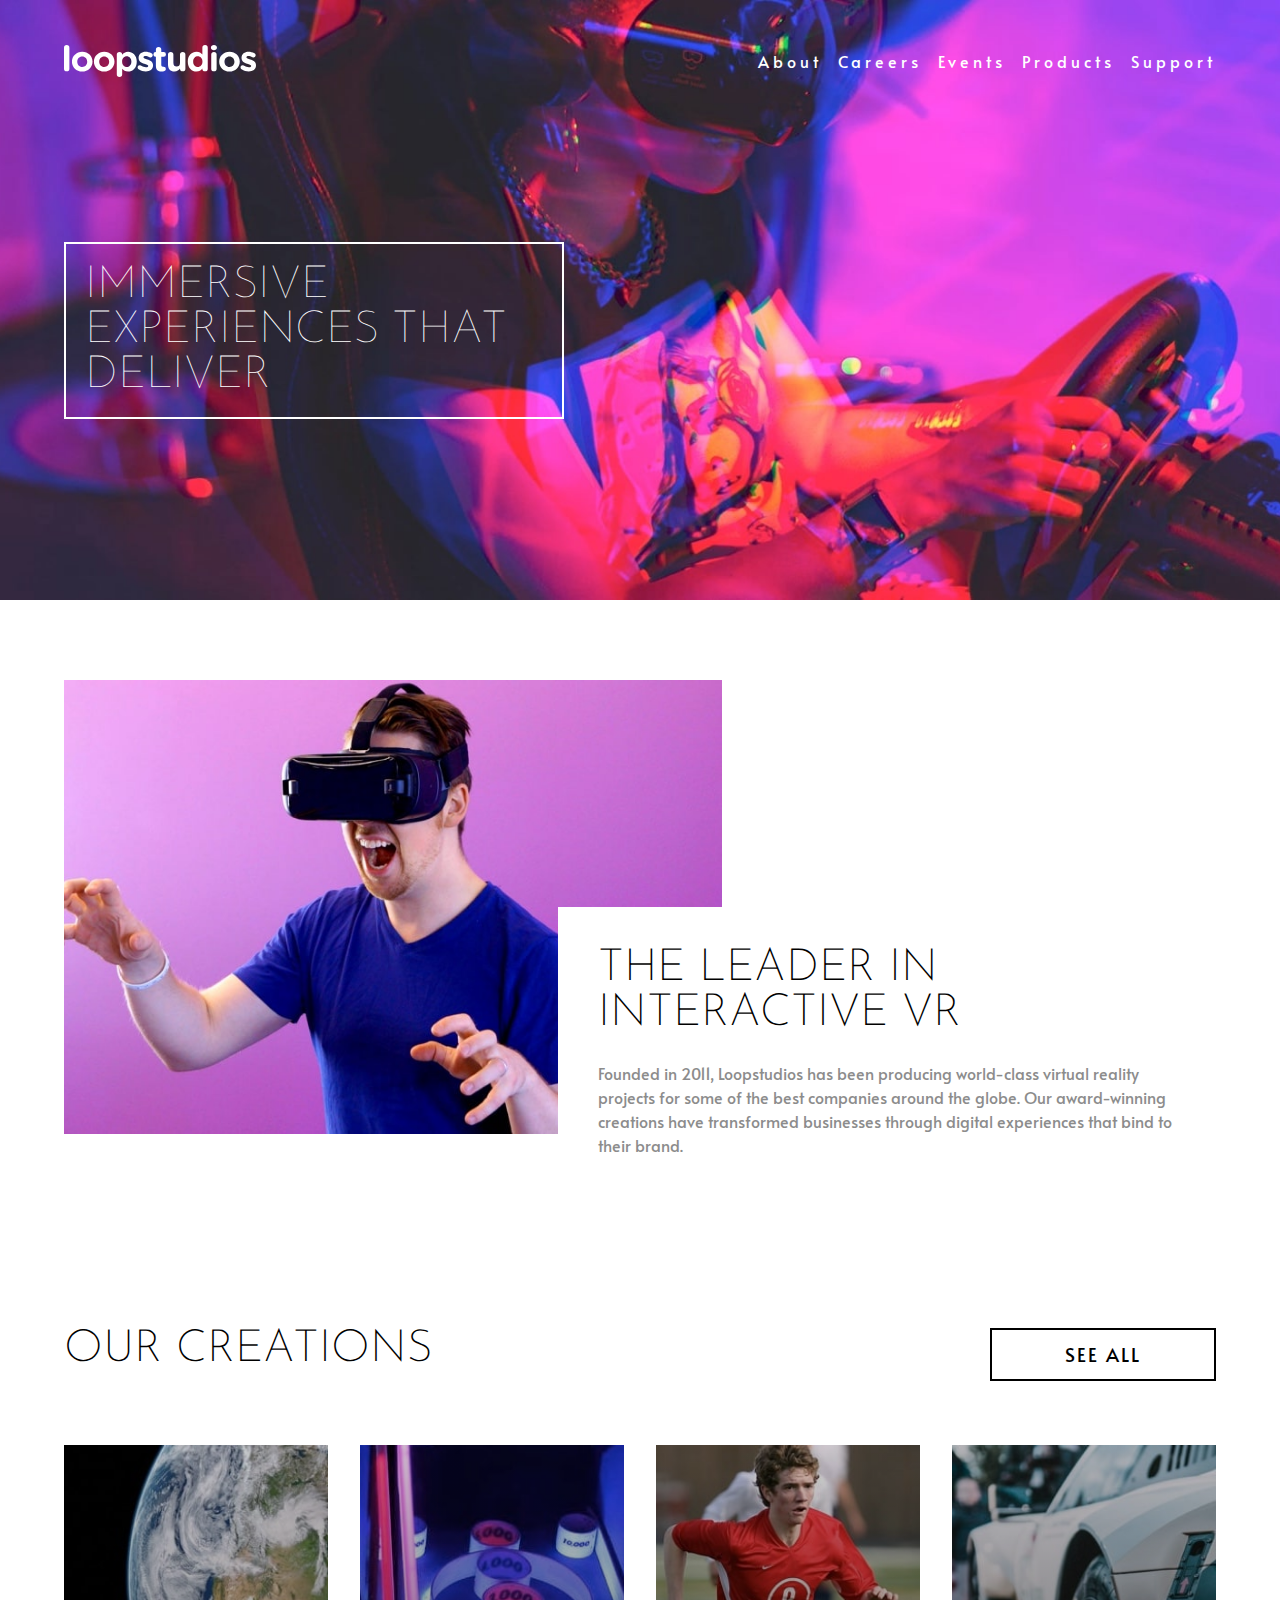
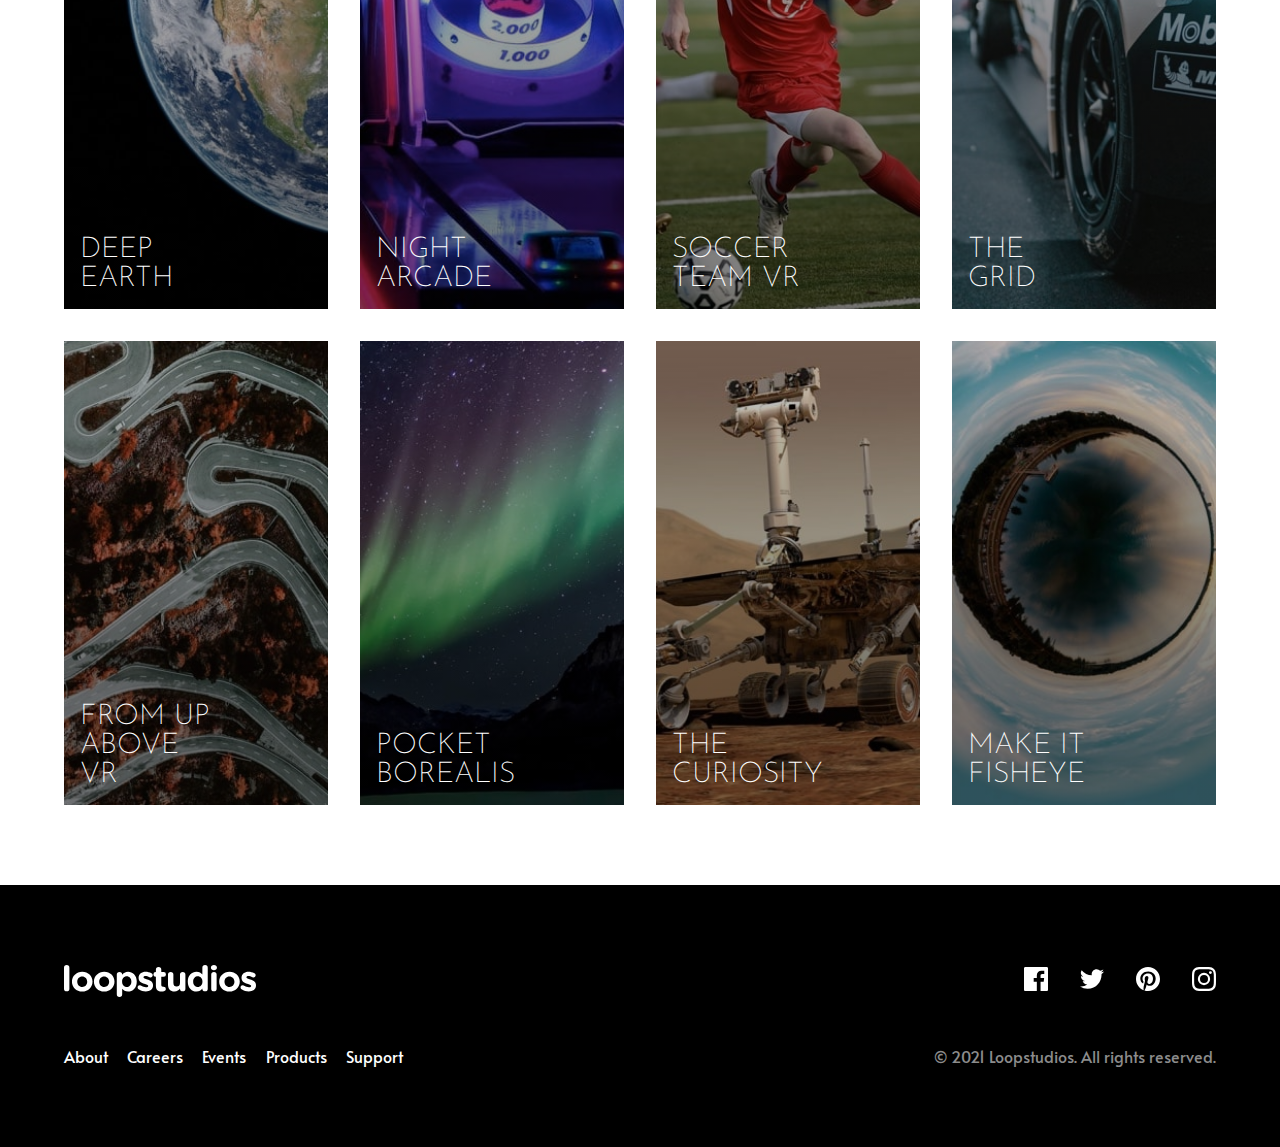
<file: loopstudios landing page main/loopstudios-landing-page-main/index.html>
<!DOCTYPE html>
<html lang="en">
  <head>
    <meta charset="UTF-8" />
    <meta name="viewport" content="width=device-width, initial-scale=1.0" />
    <!-- displays site properly based on user's device -->

    <link
      rel="icon"
      type="image/png"
      sizes="32x32"
      href="./images/favicon-32x32.png"
    />
    <link rel="preconnect" href="https://fonts.googleapis.com" />
    <link rel="preconnect" href="https://fonts.gstatic.com" crossorigin />
    <link
      href="https://fonts.googleapis.com/css2?family=Alata&family=Josefin+Sans:ital,wght@0,100..700;1,100..700&display=swap"
      rel="stylesheet"
    />

    <title>Frontend Mentor | Loopstudios landing page</title>
    <link rel="stylesheet" href="style.css" />
  </head>
  <body>
    <!--   PRIMERA SECCION: HEADER   -->

    <header class="hero">
      <nav class="nav container" id="nav">
        <img src="images/logo.svg" alt="" class="nav_logo" />

        <ul class="nav_links">
          <li class="nav_list"><a href="#" class="nav_link">About</a></li>
          <li class="nav_list"><a href="#" class="nav_link">Careers</a></li>
          <li class="nav_list"><a href="#" class="nav_link">Events</a></li>
          <li class="nav_list"><a href="#" class="nav_link">Products</a></li>
          <li class="nav_list"><a href="#" class="nav_link">Support</a></li>
        </ul>

        <a href="#" class="nav_close">
          <img src="images/icon-close.svg" alt="" class="nav_img" />
        </a>

        <a href="#nav" class="nav_hamburguer">
          <img src="images/icon-hamburger.svg" alt="" class="nav_img" />
        </a>
      </nav>

      <div class="hero_text container">
        <h1 class="hero_title">Immersive experiences that deliver</h1>
      </div>
    </header>

    <!--   SEGUNDA SECCION: MAIN  (LEADER) -->

    <main class="main">
      <section class="leader container">
        <picture class="leader_picture">
          <source
            srcset="./images/desktop/image-interactive.jpg"
            class="leader_img"
            media="(min-width:678px)"
          />
          <img src="images/mobile/image-interactive.jpg" class="leader_img" />
        </picture>

        <div class="leader_texts">
          <h2 class="subtitle">The leader in interactive VR</h2>
          <p class="leader_paragraph">
            Founded in 2011, Loopstudios has been producing world-class virtual
            reality projects for some of the best companies around the globe.
            Our award-winning creations have transformed businesses through
            digital experiences that bind to their brand.
          </p>
        </div>
      </section>

      <!-- SECTION GALLERY -->

      <section class="container gallery">
        <h2 class="subtitle subtitle_gallery">Our creations</h2>

        <a href="#" class="gallery_cta">See all</a>

        <div class="gallery_container">
          <picture class="gallery_picture" data-message="Deep earth">
            <source
              srcset="images/desktop/image-deep-earth.jpg"
              class="gallery_img"
              media="(min-width:768px)"
            />
            <img src="images/mobile/image-deep-earth.jpg" class="gallery_img" />
          </picture>

          <picture class="gallery_picture" data-message="Night arcade">
            <source
              srcset="images/desktop/image-night-arcade.jpg"
              class="gallery_img"
              media="(min-width:768px)"
            />
            <img
              src="images/mobile/image-night-arcade.jpg"
              class="gallery_img"
            />
          </picture>

          <picture class="gallery_picture" data-message="Soccer team VR">
            <source
              srcset="images/desktop/image-soccer-team.jpg"
              class="gallery_img"
              media="(min-width:768px)"
            />
            <img
              src="images/mobile/image-soccer-team.jpg"
              class="gallery_img"
            />
          </picture>

          <picture class="gallery_picture" data-message="The grid">
            <source
              srcset="images/desktop/image-grid.jpg"
              class="gallery_img"
              media="(min-width:768px)"
            />
            <img src="images/mobile/image-grid.jpg" class="gallery_img" />
          </picture>

          <picture class="gallery_picture" data-message="From up above VR">
            <source
              srcset="images/desktop/image-from-above.jpg"
              class="gallery_img"
              media="(min-width:768px)"
            />
            <img src="images/mobile/image-from-above.jpg" class="gallery_img" />
          </picture>

          <picture class="gallery_picture" data-message="Pocket borealis">
            <source
              srcset="images/desktop/image-pocket-borealis.jpg"
              class="gallery_img"
              media="(min-width:768px)"
            />
            <img
              src="images/mobile/image-pocket-borealis.jpg"
              class="gallery_img"
            />
          </picture>

          <picture class="gallery_picture" data-message="The curiosity">
            <source
              srcset="images/desktop/image-curiosity.jpg"
              class="gallery_img"
              media="(min-width:768px)"
            />
            <img src="images/mobile/image-curiosity.jpg" class="gallery_img" />
          </picture>

          <picture class="gallery_picture" data-message="Make it fisheye">
            <source
              srcset="images/desktop/image-fisheye.jpg"
              class="gallery_img"
              media="(min-width:768px)"
            />
            <img src="images/mobile/image-fisheye.jpg" class="gallery_img" />
          </picture>
        </div>
      </section>
    </main>

    <!--   SECTION FOOTER -->

    <footer class="footer">
      <section class="footer_container container">
        <img src="images/logo.svg" alt="" class="footer_logo" />

        <ul class="footer_links">
          <li class="footer_list"><a href="#" class="footer_link">About</a></li>
          <li class="footer_list">
            <a href="#" class="footer_link">Careers</a>
          </li>
          <li class="footer_list">
            <a href="#" class="footer_link">Events</a>
          </li>
          <li class="footer_list">
            <a href="#" class="footer_link">Products</a>
          </li>
          <li class="footer_list">
            <a href="#" class="footer_link">Support</a>
          </li>
        </ul>

        <nav class="footer_nav">
          <a href="#" class="footer_social">
            <img src="images/icon-facebook.svg" alt="" class="footer_icon" />
          </a>

          <a href="#" class="footer_social">
            <img src="images/icon-twitter.svg" alt="" class="footer_icon" />
          </a>

          <a href="#" class="footer_social">
            <img src="images/icon-pinterest.svg" alt="" class="footer_icon" />
          </a>

          <a href="#" class="footer_social">
            <img src="images/icon-instagram.svg" alt="" class="footer_icon" />
          </a>
        </nav>

        <p class="footer_copy">© 2021 Loopstudios. All rights reserved.</p>
      </section>
    </footer>
  </body>
</html>
</file>
<file: 04 - huddle landing page with single introductory section/style.css>
:root {
  --violet: hsl(257, 40%, 49%);
  --Soft-Magenta: hsl(300, 69%, 71%);

  --padding-container: 60px 0;
}

* {
  box-sizing: border-box;
  margin: 0;
}

body {
  font-family: "Poppins", sans-serif;
}

.hero {
  background-color: var(--violet);
  position: relative;
}

.hero::before {
  content: "";
  position: absolute;
  top: 0;
  width: 100%;
  height: 400px;

  background-image: url(images/bg-mobile.svg);
  background-repeat: no-repeat;
  background-size: 100% 400px;
}

.container {
  width: 90%;
  margin: 0 auto;
  max-width: 1200px;
  padding: var(--padding-container);
  overflow: hidden;
  position: relative;
}

.nav {
  --padding-container: 30px 0;
}

.nav_logo {
  width: 150px;
  display: block;
}

.hero_container {
  display: flex;
  flex-direction: column;
  align-items: center;
}

.hero_img {
  width: 100%;
  max-width: 350px;
  margin: 0 auto;
  display: block;
}

.hero_texts {
  margin: 3.5em 0;
  color: #fff;
  text-align: center;
}

.hero_title {
  font-family: "Poppins", sans-serif;
  font-size: 1.7rem;
}

.hero_paragraph {
  line-height: 1.5;
  margin: 1.2em 0 1.7em;
}

.hero_cta {
  display: inline-block;
  color: var(--violet);
  background-color: #fff;
  text-decoration: none;
  padding: 1em 6em;
  border-radius: 2em;
  box-shadow: 0 1px 4px rgb(0, 0, 0, 0.5);
}

.hero_contact {
  display: flex;
  gap: 1.3em;
}

.hero_link {
  text-decoration: none;
  width: 40px;
  height: 40px;
  border: 1px solid #fff;
  border-radius: 50%;
  display: flex;
  justify-content: center;
  align-items: center;
}

.hero_icon {
  width: 50%;
  height: 50%;
}

@media (min-width: 768px) {
  .hero::before {
    background-image: url(images/bg-desktop.svg);
    height: 100%;
    background-size: 100% 100%;
  }

  .hero_container {
    flex-direction: row;
    flex-wrap: wrap;
    justify-content: space-between;
    align-items: center;
  }

  .hero_picture {
    flex-basis: 45%;
  }

  .hero_texts {
    flex-basis: 50%;
    text-align: left;
  }
  .hero_title {
    font-size: 2rem;
  }

  .hero_contact {
    margin-left: auto;
  }
}
</file>
<file: clipboard landing page master - 06/style.css>
:root {
  --Strong-Cyan: hsl(171, 66%, 44%);
  --Light-Blue: hsl(233, 100%, 69%);
  --Dark-Grayish-Blue: hsl(210, 10%, 33%);
  --Grayish-Blue: hsl(201, 11%, 66%);

  --padding-container: 80px 0;
}

* {
  margin: 0;
  box-sizing: border-box;
}
body {
  font-family: "Bai Jamjuree", sans-serif;
}

/* HEADER STYLE */
.container {
  width: 90%;
  max-width: 1200px;
  margin: 0 auto;
  text-align: center;
  padding: var(--padding-container);
}
.hero {
  background-image: url(images/bg-header-mobile.png);
  background-repeat: no-repeat;
  background-size: 100%;
  padding: var(--padding-container);
}

.hero_picture {
  padding: 0 0 70px;
}

.hero_img {
  display: block;
  margin: 0 auto;
}

.hero_title {
  color: var(--Dark-Grayish-Blue);
  margin-bottom: 0.5em;
  font-size: 2em;
}

.hero_paragraph {
  color: var(--Grayish-Blue);
  margin-bottom: 2rem;
  line-height: 1.5;
}

.buttons {
  display: flex;
  flex-direction: column;
  gap: 1.5em;
  text-align: center;
  margin: 40px 0;
}

.button_cta {
  color: #fff;
  background-color: var(--Strong-Cyan);
  font-weight: 600;
  padding: 1em 0;
  border-radius: 2rem;
  text-decoration: none;
  box-shadow: 0 0 12px -5px var(--Strong-Cyan);
}

.button_cta_blue {
  background-color: var(--Light-Blue);
  box-shadow: 0 0 12px -5px var(--Light-Blue);
}

/*  MAIN - SECTION TRACK */

.track_texts {
  text-align: center;
}

.title {
  color: var(--Dark-Grayish-Blue);
  font-size: 2rem;
}

.paragraph {
  line-height: 1.5;
  color: var(--Grayish-Blue);
  margin: 0 auto;
  margin-top: 1.5em;
  max-width: 768px;
}

.track_img {
  width: 100%;
  display: block;
  margin: 0 auto;
  max-width: 400px;
  margin-top: 3.5em;
}

.track_article {
  display: flex;
  flex-direction: column;
  gap: 3.5em;
  text-align: center;
  margin-top: 2.5em;
}

.track_offer {
  font-size: 1.5rem;
  color: var(--Dark-Grayish-Blue);
}

.track_copy {
  margin-top: 0.7em;
  line-height: 1.5;
  color: var(--Grayish-Blue);
}

/*   CLIPBOARD STYLE */

.clipboard {
  text-align: center;
}

.clipboard_picture {
  margin: 3em 0 6em;
}

.clipboard_img {
  width: 100%;
  max-width: 400px;
  display: block;
  margin: 0 auto;
}

.clipboard_offer {
  display: flex;
  flex-direction: column;
  gap: 3.5em;
  margin-top: 3.5em;
}

.clipboard_icon {
  width: 45px;
  display: block;
  margin: 0 auto;
  margin-bottom: 1.5em;
}

.clipboard_title {
  font-size: 1.5rem;
  color: var(--Dark-Grayish-Blue);
}

.clipboard_paragraph {
  color: var(--Grayish-Blue);
  line-height: 1.5;
  margin-top: 1em;
}

/*   BRANDS STYLE   */

.brand {
  display: flex;
  flex-direction: column;
  gap: 4.5em;
  align-items: center;
}

.action {
  text-align: center;
}

/*   FOOTER STYLE */

.footer {
  background-color: #f2f2f2;
  text-align: center;
}

.footer_img {
  width: 50px;
  display: block;
  margin: 0 auto;
}

.footer_links {
  display: flex;
  flex-direction: column;
  margin: 4em 0;
  gap: 1.5em;
  align-items: center;
}

.footer_link {
  text-decoration: none;
  color: var(--Dark-Grayish-Blue);
}

.footer_social {
  display: flex;
  justify-content: center;
  gap: 2.5em;
}

.footer_media {
  text-decoration: none;
}

.footer_icon {
  width: 1.3rem;
  vertical-align: middle;
}

/*   MEDIA QUERYS 768px  */

@media (min-width: 768px) {
  /* MEDIA QUERYS HEADER */

  .hero {
    background-image: url(images/bg-header-desktop.png);
    padding: 100px 0 0;
  }

  .hero_title {
    font-size: 2.5rem;
  }

  .hero_paragraph {
    font-size: 1.2rem;
  }

  .buttons {
    margin: 3em 0;
    flex-direction: row;
    justify-content: center;
  }

  .button_cta {
    padding: 1em 3em;
  }

  /* MEDIA QUERYS TRACK */

  .title {
    font-size: 2.5rem;
  }

  .track {
    --padding-container: 80px 0 0;
    display: flex;
    width: 100%;
    flex-wrap: wrap;
    justify-content: space-between;
  }

  .track_texts {
    width: 90%;
    margin: 0 auto;
    margin-bottom: 2.5em;
  }

  .track_picture {
    position: relative;
    width: 50%;
    height: 600px;
  }

  .track_img {
    position: absolute;
    top: 0;
    bottom: 0;
    margin: auto 0;
    width: 125%;
    max-width: 650px;
    right: 0;
  }

  .paragraph {
    font-size: 1.1rem;
  }

  .track_article {
    width: 42%;
    gap: 3em;
    margin: 0 auto;
    text-align: left;
    align-self: center;
  }

  .track_offer {
    font-size: 1.5rem;
    color: var(--Dark-Grayish-Blue);
  }

  .track_copy {
    margin-top: 0.7em;
    line-height: 1.5;
    color: var(--Grayish-Blue);
  }

  /* MEDIA QUERYS CLIPBOARD */

  .clipboard {
    --padding-container: 40px 0 80px;
  }

  .clipboard_picture {
    margin: 6em 0;
  }

  .clipboard_img {
    max-width: 700px;
  }

  .clipboard_offer {
    flex-direction: row;
    gap: 2em;
    justify-content: space-between;
    align-items: baseline;
  }

  .clipboard_item {
    flex: 1;
  }

  .brand {
    flex-direction: row;
    gap: 2.5em;
    justify-content: space-around;
  }

  .brands_items {
    min-width: 100px;
    max-width: 130px;
    flex: 1;
  }

  /* MEDIA QUERYS FOOTER */

  .footer_container {
    display: flex;
    gap: 3.5em;
    align-items: center;
  }

  .footer_img {
    width: 40px;
  }

  .footer_links {
    margin: 0;
    flex-direction: row;
    gap: 1em;
    align-items: center;
    flex-wrap: wrap;
  }

  .footer_link {
    width: 28%;
  }

  .footer_social {
    margin-left: auto;
  }

  .press_kit {
    order: 1;
  }

  .contact_us {
    order: 1;
  }
}
</file>
<file: fylo landing page with two column layout - 05/style.css>
:root {
  --Very-Dark-Blue: hsl(243, 87%, 12%);
  --Desaturated-Blue: hsl(238, 22%, 44%);
  --Bright-Blue: hsl(224, 93%, 58%);
  --ModerateCyan: hsl(170, 45%, 43%);
  --Light-Grayish-Blue: hsl(240, 75%, 98%);
  --Light-Gray: hsl(0, 0%, 75%);

  --openSans: "Open Sans", sans-serif;
  --raleway: "Raleway", sans-serif;

  --padding-container: 90px 0;
}

* {
  margin: 0;
  box-sizing: border-box;
}

body {
  font-family: var(--openSans);
  font-weight: 400;
}

/* Section header - hero */

.container {
  width: 90%;
  max-width: 1200px;
  overflow: hidden;
  margin: 0 auto;
  padding: var(--padding-container);
}

.nav {
  display: flex;
  align-items: center;
  --padding-container: 20px 0;
  gap: 1rem;
}

.hero_logo {
  width: 110px;
  margin-right: auto;
}

.hero_img {
  width: 100%;
  display: block;
}

.nav_link {
  text-decoration: none;
  color: var(--Desaturated-Blue);
  font-size: 0.8rem;
}

.hero {
  position: relative;
  --padding-container: 90px 0 170px;
}

.hero::before {
  position: absolute;
  content: "";
  width: 100%;
  height: 100px;
  background-image: url(images/bg-curve-mobile.svg);
  background-repeat: no-repeat;
  background-size: cover;
  background-position: center;

  left: 0;
  bottom: 0;
}

.hero_img {
  max-width: 400px;
  margin: 0 auto;
}

.hero_texts {
  text-align: center;
  margin: 30px 0;
  color: var(--Very-Dark-Blue);
}

.hero_title {
  font-family: var(--raleway);
  font-weight: 700;
  font-size: 1.5rem;
  line-height: 1.5;
}

.hero_paragraph {
  margin: 20px 0;
  line-height: 1.5;
}

.hero_contact {
  width: 100%;
}

.hero_input {
  height: 45px;
  border-radius: 6px;
  width: 100%;
  font: inherit;
  border: 1px solid var(--Very-Dark-Blue);
  padding: 0 20px;
  font-family: var(--raleway);
}

.hero_input-cta {
  background-color: var(--Bright-Blue);
  font-weight: 700;
  color: var(--Light-Grayish-Blue);
  border: none;
  margin-top: 1.2rem;
}

/* Section main - productive */

.productive {
  background-color: var(--Light-Grayish-Blue);
  --padding_container: 30px 0 90px;
}

.productive_img {
  width: 100%;
  max-width: 400px;
  display: block;
  margin: 0 auto;
}

.productive_main {
  margin-top: 6em;
}

.productive_title {
  font-size: 1.1rem;
  text-align: center;
  color: var(--Very-Dark-Blue);
  font-family: var(--raleway);
}

.productive_paragraph {
  line-height: 1.5;
  color: var(--Desaturated-Blue);
  margin: 1.5em 0 1.7em;
}

.productive_paragraph:last-of-type {
  margin: 0;
}

.productive_cta {
  display: block;
  text-decoration: none;
  color: var(--ModerateCyan);
  padding: 0.4rem 0;
  border-bottom: 2px solid var(--ModerateCyan);
  width: max-content;
  font-size: 0.9rem;
  margin: 2em auto 3em;
}

.productive_arrow {
  vertical-align: middle;
}

.productive_testimony {
  width: 95%;
  max-width: 350px;
  margin: 0 auto;
  background-color: #fff;
  padding: 2em 1.5em;
  border-radius: 1em;
  box-shadow: 0 0 10px -5px rgb(0, 0, 0, 0.5);
}

.productive_review {
  margin: 0.5em 0 1.5em;
  color: var(--Very-Dark-Blue);
  line-height: 1.5;
  font-size: 0.9em;
}

.productive_card {
  display: flex;
  align-items: center;
}

.card_img {
  width: 45px;
  height: 45px;
  border-radius: 50%;
  margin-right: 1em;
}
.productive_name {
  font-size: 0.9rem;
}

.productive_job {
  font-size: 0.9rem;
}

.newsletter {
  background-color: var(--Desaturated-Blue);
  text-align: center;
  color: #fff;
}

.newsletter_form {
  width: 80%;
  margin: 0 auto;
  display: flex;
  flex-direction: column;
  gap: 1em;
  margin-top: 2em;
}

.newsletter_title {
  font-family: var(--raleway);
}
.newsletter_paragraph {
  line-height: 1.5;
  margin-top: 1.2em;
}

.input {
  font: inherit;
  padding: 1em 0.5em;
  font-family: var(--raleway);
  border: none;
  border-radius: 3px;
}
.newsletter_input {
  box-shadow: 0 0 4px rgb(0, 0, 0, 0.3);
}

.newsletter_submit {
  color: #fff;
  background-color: var(--Bright-Blue);
}

/* FOOTER  */

.footer {
  background-color: var(--Very-Dark-Blue);
}

.footer_container {
  display: flex;
  flex-direction: column;
  gap: 3em;
}

.footer_logo {
  display: block;
}

.footer_contact {
  color: #fff;
}

.footer_icon {
  vertical-align: middle;
  margin-right: 0.5em;
}

.footer_info {
  font-size: 1.2rem;
  margin-bottom: 0.9rem;
}
.footer_info:last-of-type {
  margin: 0;
}

.footer_nav {
  display: flex;
  flex-direction: column;
  gap: 1em;
}

.footer_link {
  color: #fff;
  text-decoration: none;
  font-family: var(--raleway);
}

.footer_link:hover {
  text-decoration: underline;
}

.footer_social {
  display: flex;
  width: max-content;
  margin: 0 auto;
  gap: 1.5em;
}

.footer_img {
  border: 1px solid #fff;
  border-radius: 50%;
  width: 35px;
  height: 35px;
  display: flex;
  text-decoration: none;
  padding: 0.3rem;
}

@media (min-width: 768px) {
  /* MEDIA QUERY HERO */
  .hero {
    --padding-container: 90px 0 200px;
  }

  .hero::before {
    background-image: url(images/bg-curve-desktop.svg);
  }

  .hero_main {
    display: flex;
    align-items: center;
    gap: 1.5em;
  }

  .hero_img {
    max-width: none;
  }

  .hero_texts {
    order: -1;
    text-align: left;
    width: 80%;
  }

  .hero_title {
    font-size: 2rem;
  }

  .hero_contact {
    display: flex;
    gap: 1em;
  }

  .hero_input {
    min-width: 160px;
    flex-grow: 1;
  }

  .hero_input-cta {
    margin-top: 0;
    width: 160px;
  }

  /* MEDIA QUERY PRODUCTIVE */

  .productive_container {
    display: flex;
    justify-content: space-between;
    align-items: center;
  }

  .productive_picture {
    order: 1;
    width: 45%;
  }

  .productive_img {
    max-width: none;
  }

  .productive_main {
    margin-top: 0;
    width: 52%;
  }

  .productive_title {
    font-size: 2.1rem;
    text-align: left;
  }

  .productive_cta {
    margin: 2em 3em;
  }

  .productive_testimony {
    max-width: 420px;
    margin: 2px;
  }

  /* MEDIA QUERY NEWSLETTER */

  .newsletter_container {
    display: flex;
    justify-content: space-between;
    text-align: left;
  }

  .newsletter_texts {
    width: 48%;
    max-width: 450px;
  }

  .newsletter_title {
    font-size: 1.7rem;
  }

  .newsletter_form {
    width: 45%;
    margin: 0;
    max-width: 500px;
    flex-wrap: wrap;
  }
  .newsletter_input {
    width: 100%;
  }

  .newsletter_submit {
    width: max-content;
    padding: 1em 2em;
  }

  /* MEDIA QUERY FOOTER  */

  .footer_container {
    flex-wrap: wrap;
    flex-direction: row;
    justify-content: space-between;
  }

  .footer_picture {
    width: 100%;
  }

  .footer_contact {
    width: 25%;
    display: flex;
    flex-direction: column;
    gap: 1.2em;
  }

  .footer_social {
    margin: 0;
  }
}
</file>
<file: insure landing page/style.css>
:root {
  --Dark-Violet: hsl(256, 26%, 20%);
  --Grayish-Blue: hsl(216, 30%, 68%);
  --Very-Dark-Violet: hsl(270, 9%, 17%);
  --Dark-Grayish-Violet: hsl(273, 4%, 51%);
  --Very-Light-Gray: hsl(0, 0%, 98%);

  --DM-Serif-Display: "DM Serif Display", serif;

  --padding-container: 80px 0;
}

* {
  margin: 0;
  box-sizing: border-box;
}

body {
  font-family: "Karla", sans-serif;
}

/*-        NAV STYLES     -*/
.container {
  max-width: 1200px;
  width: 90%;
  padding: var(--padding-container);
  overflow: hidden;
  margin: 0 auto;
}

.hero {
  background-color: var(--Dark-Violet);
  color: #ebebf0;
}

.nav {
  --padding-container: 0;
  background-color: #ebebf0;
}

.nav_container {
  display: flex;
  height: 80px;
  align-items: center;
  justify-content: space-between;
}

.nav_links {
  display: none;
}

.nav_icon,
.nav_logo {
  display: block;
}

.hero_main {
  width: 100%;
  --padding-container: 0;
}

.hero_main::before {
  content: "";
  display: block;
  height: 370px;
  width: 100%;
  background-image: url(images/image-intro-mobile.jpg);
  background-position: center;
  background-size: cover;
}

.hero_texts {
  width: 85%;
  margin: 0 auto;
  text-align: center;
  padding: 80px 0;
  position: relative;
  z-index: 1;
}

.hero_texts::before {
  content: "";
  position: absolute;
  width: 60%;
  height: 250px;
  background-image: url(images/bg-pattern-intro-right-mobile.svg);
  background-repeat: no-repeat;
  z-index: -1;
  right: -90px;
  bottom: -100px;
}

.title {
  font-size: 2.5rem;
  font-family: var(--DM-Serif-Display);
  letter-spacing: 3px;
  font-weight: 600;
}

.hero_paragraph {
  line-height: 1.5;
  margin-top: 1em;
}

.cta {
  display: inline-block;
  text-decoration: none;
  border: 1px solid #ebebf0;
  color: #ebebf0;
  padding: 0.6em 2em;
  margin-top: 1.5em;
}

/*-        MAIN STYLES - DIFERENT    -*/

.main_diferent {
  text-align: center;
  --padding-container: 150px 0 80px;
  position: relative;
  z-index: -2;
}
.main_diferent > .title {
  margin-bottom: 3rem;
}

.main_diferent > .title::before {
  content: "";
  display: block;
  height: 1px;
  width: 130px;
  background-color: var(--Dark-Grayish-Violet);
  margin: 0 auto 30px;
}

.diferent_items {
  display: flex;
  flex-direction: column;
  gap: 1.5rem;
}

.diferent_icon {
  display: block;
  margin: 30px auto;
}

.diferent_title {
  font-family: var(--DM-Serif-Display);
  margin-bottom: 0.8em;
  font-size: 1.7rem;
}

.diferent_paragraph {
  line-height: 1.5;
  color: var(--Dark-Grayish-Violet);
}

/*         FIND STYLES     */
.find {
  padding: 70px 0 100px;
}

.find_container {
  position: relative;
  background-color: var(--Dark-Violet);
  text-align: center;
  color: #ebebf0;
  z-index: 1;
}

.find_container::before {
  content: "";
  position: absolute;
  background-image: url(images/bg-pattern-how-we-work-mobile.svg);
  top: 0;
  right: 0;
  width: 50%;
  height: 100%;
  background-size: cover;
  background-repeat: no-repeat;
  z-index: -1;
}

/*      FOOTER STYLES    */

.footer {
  background-color: var(--Very-Light-Gray);
}

.footer_brand {
  position: relative;
  display: flex;
  flex-direction: column;
  align-items: center;
  gap: 1.5em;
  padding-bottom: 2.5em;
  border-bottom: 1px solid var(--Dark-Grayish-Violet);
  margin-bottom: 2.5em;
  z-index: 1;
}

.footer_brand::before {
  content: "";
  height: 200px;
  width: 100%;
  background-image: url(images/bg-pattern-footer-mobile.svg);
  background-position: center;
  background-size: cover;
  position: absolute;
  top: -110px;
  bottom: 0;
  right: 0;
  z-index: -1;
}

.footer_logo {
  display: block;
}

.footer_media {
  display: flex;
  gap: 1em;
  justify-content: center;
  align-items: center;
}

.footer_icon {
  width: 1.2rem;
}

.footer_navigation {
  display: flex;
  flex-direction: column;
  gap: 3em;
}

.footer_nav {
  display: flex;
  flex-direction: column;
  align-items: center;
  gap: 1em;
}

.footer_title {
  text-transform: uppercase;
  color: var(--Dark-Grayish-Violet);
  padding-bottom: 1em;
}

.footer_link {
  text-decoration: none;
  text-transform: uppercase;
  color: var(--Very-Dark-Violet);
  font-weight: 600;
  font-size: 0.8rem;
}

/*    MEDIA QUERYS  */

/*    MEDIA QUERYS HEADER/NAV  */

@media (min-width: 768px) {
  .nav_links {
    display: flex;
    gap: 2em;
    margin-left: auto;
  }

  .nav_link {
    text-decoration: none;
    color: var(--Dark-Grayish-Violet);
    font-weight: 700;
    text-transform: uppercase;
    font-size: 0.8rem;
    padding: 0.8em 0;
  }

  .nav_link-cta {
    color: var(--Dark-Violet);
    border: 1px solid var(--Dark-Violet);
    padding: 0.8em 2em;
  }

  .nav_icon {
    display: none;
  }

  .hero {
    background-image: linear-gradient(
      to bottom,
      var(--Dark-Violet) 75%,
      #fff 75%
    );
  }

  .hero_main {
    width: 90%;
    --padding-container: 100px 0;
    display: flex;
    justify-content: space-between;
  }

  .hero_main::before {
    height: 530px;
    width: 48%;
    background-image: url(images/image-intro-desktop.jpg);
    order: 1;
  }

  .hero_texts {
    width: 49%;
    margin: 0;
    text-align: left;
    padding: 20px 0 0;
    position: relative;
  }

  .hero_texts::before {
    content: "";
    width: 150px;
    height: 1px;
    background-color: var(--Very-Light-Gray);
    position: absolute;
    top: 0px;
    left: 0px;
  }

  .title {
    font-size: 2.7rem;
  }

  /*-      MEDIA QUERYS -  MAIN - DIFERENT    -*/

  .main_diferent {
    text-align: left;
    padding: 150px 40px 80px;
  }

  .main_diferent > .title {
    margin-top: 35px;
  }

  .main_diferent > .title::before {
    margin: 0;
  }

  .diferent_items {
    flex-direction: row;
    gap: 2rem;
  }

  .diferent_item {
    flex: 1;
  }

  .diferent_icon {
    margin-left: 0;
  }

  .diferent_title {
    font-family: var(--DM-Serif-Display);
    margin-bottom: 0.8em;
    margin-top: 0.8rem;
    font-size: 1.7rem;
  }

  .diferent_paragraph {
    line-height: 1.5;
    color: var(--Dark-Grayish-Violet);
  }

  /*    MEDIA QUERYS - FIND SECTION - FOOTER */

  /*         FIND STYLES     */
  .find {
    padding: 50px 0 100px;
  }

  .find_container {
    display: flex;
    text-align: left;
    justify-content: space-around;
    align-items: center;
  }

  .find_container::before {
    background-image: url(images/bg-pattern-how-we-work-desktop.svg);
  }

  .title {
    width: 60%;
  }

  /*      FOOTER STYLES    */

  .footer_brand {
    flex-direction: row;
    align-items: center;
    gap: 0;
    justify-content: space-between;
  }

  .footer_navigation {
    flex-direction: row;
    gap: 3em;
    justify-content: space-between;
  }

  .footer_nav {
    width: 20%;
    align-items: flex-start;
  }
}
</file>
<file: Responsive Card - 01/style.css>
:root {
  --dark-cyan: hsl(158, 36%, 37%);
  --cream: hsl(30, 38%, 92%);
  --very-dark: hsl(212, 21%, 14%);
  --dark-gray: hsl(228, 12%, 48%);
  --white: hsl(0, 0%, 100%);
}

* {
  padding: 0;
  margin: 0;
  box-sizing: border-box;
}

body {
  background-color: var(--cream);
  font-family: "Montserrat", sans-serif;
}

.card-container {
  width: 90%;
  max-width: 350px;
  height: 100%;
  background-color: var(--white);
  margin: 30px auto;
  border-radius: 10px;
  display: flex;
  flex-direction: column;
  justify-content: center;
}

.img-container {
  width: 100%;
  height: 250px;
  border-radius: 10px 10px 0 0;
  background-image: url(images/image-product-mobile.jpg);
  background-position: center;
  background-size: cover;
}

.card-textos {
  padding: 1.1rem;
}

.card-pre-titulo {
  font-size: 0.8rem;
  color: var(--dark-gray);
  margin-bottom: 0.5rem;
  letter-spacing: 0.3rem;
  text-transform: uppercase;
}

.card-titulo {
  font-family: "Fraunces", serif;
  margin-bottom: 0.7rem;
}

.card-parrafo {
  color: var(--dark-gray);
  font-size: 0.9rem;
  line-height: 1.7;
}

.card-precios {
  display: flex;
  align-items: center;
  justify-content: flex-start;
  margin-left: 1.1rem;
}

.card-precio {
  font-family: "Fraunces", serif;
  color: var(--dark-cyan);
  margin-right: 1rem;
}
.card-descuento {
  text-decoration: line-through;
  color: var(--dark-gray);
  font-weight: lighter;
}

.card-boton {
  width: 90%;
  display: flex;
  align-items: center;
  justify-content: center;
  margin: 1.5rem 1.1rem;
}

.card-boton-container {
  background-color: var(--dark-cyan);
  width: 100%;
  height: auto;
  padding: 16px 40px;
  display: flex;
  border-radius: 10px;
  justify-content: center;
}
.card-carrito {
  padding-right: 1rem;
}
.card-add {
  display: inline-block;
  color: var(--white);
  text-decoration: none;
  text-align: center;
  font-size: 0.9rem;
}

.card-boton-container:hover {
  background-color: hsl(158, 37%, 24%);
}

@media (min-width: 1024px) {
  .card-container {
    display: flex;
    flex-direction: row;
    width: 100%;
    height: 500px;
    margin-top: 70px;
    max-width: 700px;
  }

  .img-container {
    background-image: url(images/image-product-desktop.jpg);
    background-size: cover;
    background-position: center;
    width: 50%;
    border-radius: 10px 0 0 10px;
    height: 100%;
  }

  .card-detalles {
    width: 50%;
    padding: 1rem;
  }

  .card-detalles {
    padding: 1.5rem;
  }
  .card-textos {
    padding: 12px;
    display: flex;
    flex-direction: column;
    justify-content: flex-start;
  }
  .card-pre-titulo {
    margin-bottom: 1.5rem;
  }

  .card-titulo {
    margin-bottom: 1.5rem;
    padding-right: 0.5rem;
    font-size: 2.3rem;
    line-height: 1.1;
  }

  .card-parrafo {
    margin-bottom: 0.8rem;
    font-size: 1rem;
  }
}
</file>
<file: Responsive Card - 02/style.css>
:root {
  --yellow: hsl(47, 88%, 63%);
  --white: hsl(0, 0%, 100%);
  --grey: hsl(0, 0%, 50%);
  --black: hsl(0, 0%, 7%);
}
* {
  margin: 0;
  padding: 0;
  box-sizing: border-box;
}

body {
  font-family: "Figtree", sans-serif;
  background-color: var(--yellow);
}

.card-container {
  background-color: var(--white);
  width: 320px;
  height: 470px;
  margin: 40px auto;
  border-radius: 20px;
  border: 1px solid black;
  box-shadow: 10px 10px;
}

.card-img {
  background-image: url(assets/images/illustration-article.svg);
  width: 270px;
  height: 170px;
  background-position: center;
  background-size: cover;
  border-radius: 15px;
  margin: 25px 25px;
}

.card-detalles {
  display: flex;
  flex-direction: column;
  margin: 20px 25px;
}

.card-learning {
  background-color: var(--yellow);
  color: var(--black);
  padding: 0.3rem;
  border-radius: 5px;
  width: 70px;
  text-align: center;
  margin-bottom: 0.8rem;
  font-size: 0.8rem;
}

.card-pretitulo {
  font-size: 0.8rem;
  color: var(--black);
  margin-bottom: 0.9rem;
  font-weight: lighter;
}

.card-titulo {
  font-size: 1.3rem;
  margin-bottom: 0.8rem;
}

.card-parrafo {
  color: var(--grey);
  font-size: 0.9rem;
  word-spacing: 0.2px;
  line-height: 1.5;
  font-weight: lighter;
}

.card-avatar {
  display: flex;
  flex-direction: row;
  align-items: center;
  margin-left: 25px;
  margin-top: 0.5rem;
}

img {
  height: 30px;
  margin-right: 0.5rem;
}

.card-nombre-avatar {
  font-size: 0.8rem;
}
</file>
<file: room home page master/style.css>
:root {
  --Dark-Gray: hsl(0, 0%, 63%);
  --Black: hsl(0, 0%, 0%);
  --White: hsl(0, 0%, 100%);
  --Very-Dark-Gray: hsl(0, 0%, 27%);
}

* {
  margin: 0;
  box-sizing: border-box;
}

body {
  font-family: "League Spartan", sans-serif;
}

.container {
  width: 90%;
  margin: 0 auto;
  padding: 60px 0;
}

.main {
  max-width: 1400px;
  margin: 0 auto;
  display: grid;
  grid-template: repeat(5, max-content) / 1fr;
  grid-template-areas:
    "main"
    "shop"
    "image1"
    "about"
    "image2";
}

.main_hero {
  background-image: url(images/mobile-image-hero-1.jpg);
  background-position: center;
  background-size: cover;
  min-height: 500px;
  grid-area: main;
}

.main_nav {
  display: flex;
  align-items: center;
}

.main_links {
  display: none;
}

.main_logo {
  margin: 0 auto;
}

.main_controls {
  background-color: var(--Black);
  width: 100px;
  height: 50px;
  display: flex;
  align-items: center;
  justify-content: space-around;
  grid-area: main;
  place-self: end;
}

.main_arrows {
  height: 40%;
}

.main_shop {
  grid-area: shop;
}

.main_content {
  height: 100%;
  display: flex;
  flex-direction: column;
  justify-content: center;
}

.main_title {
  color: var(--Black);
}

.main_paragraph {
  line-height: 1.5;
  margin: 1em 0 2em;
  color: var(--Dark-Gray);
}

.main_cta {
  text-decoration: none;
  color: var(--Very-Dark-Gray);
  text-transform: uppercase;
  letter-spacing: 9px;
}

.main_arrow {
  margin-left: 20px;
}

.main_bg {
  grid-area: image1;
  height: 100%;
  min-height: 250px;
  background-image: url(images/image-about-dark.jpg);
  background-position: center;
  background-size: cover;
}

.main_about {
  grid-area: about;
}
.main_bg_second {
  grid-area: image2;
  background-image: url(images/image-about-light.jpg);
}

.main_paragraph--about {
  margin: 1em 0 0 0;
}

@media (min-width: 768px) {
  .main {
    grid-template-columns: repeat(7, 1fr);
    grid-template-rows: repeat(4, max-content);
    grid-template-areas:
      "main main main main shop shop shop"
      "main main main main shop shop shop"
      "main main main main shop shop shop"
      "image1 image1 about about about image2 image2"
      "image1 image1 about about about image2 image2";
  }

  .main_hero {
    background-image: url(images/desktop-image-hero-1.jpg);
  }

  .container {
    width: 85%;
    padding: 70px 0;
  }

  .main_controls {
    grid-area: shop;
    justify-self: start;
  }

  .nav_hamburguer {
    display: none;
  }

  .main_logo {
    margin: 0;
  }

  .main_links {
    display: flex;
    gap: 0.1em;
    padding: 0;
  }

  .main_list {
    list-style: none;
  }

  .main_link {
    text-decoration: none;
    color: var(--White);
    font-family: "League Spartan", sans-serif;
  }
}
</file>
<file: loopstudios landing page main/loopstudios-landing-page-main/style.css>
:root {
  --White: hsl(0, 0%, 100%);
  --Black: hsl(0, 0%, 0%);
  --Dark-Gray: hsl(0, 0%, 55%);
  --Very-Dark-Gray: hsl(0, 0%, 41%);

  --alata: "Alata", sans-serif;
  --josefinSans: "Josefin Sans", sans-serif;
}
* {
  margin: 0;
  box-sizing: border-box;
}

body {
  font-family: var(--alata);
}

/*    SECTION 1: HEADER/NAV */
.container {
  max-width: 1200px;
  width: 90%;
  margin: 0 auto;
  padding: 80px 0;
}

.hero {
  min-height: 600px;
  background-image: url(images/mobile/image-hero.jpg);
  background-size: cover;
  background-position: center;
}

.nav {
  --close: none;
  --hamburguer: block;
  --transform: translate(100%);

  display: grid;
  grid-template-columns: max-content max-content;
  grid-template-areas: "logo active";
  justify-content: space-between;
  padding: 45px 0;
}

.nav:target {
  --close: block;
  --hamburguer: none;
  --transform: translate(0);
}

.nav_logo {
  z-index: 1;
}

.nav_hamburguer,
.nav_close {
  grid-area: active;
  place-self: center;
  cursor: pointer;
}

.nav_hamburguer {
  display: var(--hamburguer);
  z-index: 1;
}

.nav_close {
  display: var(--close);
  z-index: 1;
}

.nav_img {
  display: block;
}

.nav_links {
  position: absolute;
  top: 0;
  bottom: 0;
  right: 0;
  left: 0;
  min-height: 500px;
  padding: 0;
  background-color: var(--Black);

  display: grid;
  place-content: center start;
  gap: 2em;
  padding-left: 5%;

  transform: var(--transform);
  transition: transform 0.6s;
  transition-timing-function: ease-in-out;
}

.nav_list {
  list-style: none;
}

.nav_link {
  text-decoration: none;
  color: var(--White);
  text-transform: uppercase;
  letter-spacing: 4px;
  font-size: 1.6rem;
  font-family: var(--josefinSans);
}

.hero_text {
  padding: 120px 0;
}

.hero_title {
  max-width: 500px;
  color: var(--White);
  border: 2px solid;
  font-family: var(--josefinSans);
  font-size: 2.8rem;
  padding: 1.2rem;
  text-transform: uppercase;
  font-weight: 100;
}

/*    SECTION 2: MAIN/LEADER */

.leader {
  display: grid;
  gap: 2.5em;
}

.leader_img {
  width: 100%;
}

.leader_texts {
  text-align: center;
}

.subtitle {
  font-family: var(--josefinSans);
  font-size: 2rem;
  text-transform: uppercase;
  font-weight: 200;
  line-height: 1em;
  color: var(--Black);
}

.leader_paragraph {
  color: var(--Dark-Gray);
  line-height: 1.5;
  margin-top: 1.5em;
}

/*  SECTION GALLERY */

.gallery {
  display: grid;
  row-gap: 3em;
}

.gallery_container {
  display: grid;
  gap: 2em;
  margin-top: 1em;
}

.gallery_cta {
  color: var(--Black);
  border: 2px solid;
  font-size: 1.2rem;
  padding: 0.6em 3.8em;
  text-decoration: none;
  text-transform: uppercase;
  place-self: center;
  letter-spacing: 2px;
  order: 1;
}

.gallery_picture {
  display: grid;
  grid-template-areas: "show";
}

.gallery_picture::before {
  content: "";
  z-index: 10;
  grid-area: show;
  background-image: linear-gradient(
    to top,
    rgba(0, 0, 0, 0.5) 30%,
    rgba(0, 0, 0, 0.2)
  );
}

.gallery_picture::after {
  content: attr(data-message) "";
  text-transform: uppercase;
  color: var(--White);
  grid-area: show;
  font-family: var(--josefinSans);
  font-size: 1.8rem;
  z-index: 10;
  place-self: end start;
  width: 30%;
  padding: 1rem;
  font-weight: 200;
}

.gallery_img {
  width: 100%;
  height: 100%;
  object-fit: cover;
  grid-area: show;
}

/*  SECTION FOOTER */

.footer {
  background-color: var(--Black);
}

.footer_container {
  display: grid;
  grid-template-columns: max-content;
  justify-content: center;
  justify-items: center;
}

.footer_links {
  margin: 2.5em 0;
  display: grid;
  gap: 1.7em;
  padding: 0;
}

.footer_list {
  list-style: none;
}

.footer_link {
  color: var(--White);
  text-decoration: none;
}

.footer_nav {
  display: grid;
  grid-auto-flow: column;
  align-items: center;
  gap: 2em;
}

.footer_copy {
  margin-top: 1.5em;
  color: var(--Dark-Gray);
}

@media (min-width: 768px) {
  /*   HEADER/MAIN */
  .hero {
    background-image: url(images/desktop/image-hero.jpg);
  }

  .nav_hamburguer {
    --hamburguer: none;
  }

  .nav_close {
    --close: none;
    --hamburguer: none;
  }

  .nav_links {
    position: unset;

    min-height: unset;
    padding: 0;
    background-color: transparent;
    grid-auto-flow: column;
    display: grid;
    place-content: center start;
    gap: 1em;
    transform: translate(0);
  }

  .nav_link {
    text-transform: none;

    font-size: 1rem;
    font-family: unset;
  }

  /*  LEADER */

  .leader {
    min-height: 350px;
    grid-template-columns: repeat(7, 1fr);
    grid-template-rows: repeat(5, 1fr);

    gap: 0;
  }

  .leader_picture {
    grid-column: 1/5;
    grid-row: 1/5;
  }

  .leader_img {
    height: 100%;
    object-fit: cover;
  }

  .leader_texts {
    text-align: left;
    grid-column: 4/8;
    grid-row: 3/6;
    background-color: var(--White);
    padding: 2.5em;
  }

  .subtitle {
    font-size: 2.8rem;
  }

  /*  SECTION GALLERY */

  .gallery {
    grid-template-columns: repeat(2, auto);
    grid-template-rows: repeat(2, auto);
    justify-content: space-between;
    padding-top: 0;
  }

  .gallery_container {
    grid-column: 1/-1;
    grid-row: 2/3;
    grid-template-columns: repeat(auto-fit, minmax(250px, 1fr));
  }

  .gallery_cta {
    grid-column: 2/3;
    grid-row: 1/2;
  }

  .gallery_picture::after {
    width: 50%;
  }

  /*  SECTION FOOTER */

  .footer_container {
    grid-template-areas:
      "logo social"
      "links copy";
    grid-template-columns: repeat(2, max-content);
    gap: 3em;
    justify-content: space-between;
    align-items: center;
  }

  .footer_logo {
    grid-area: logo;
    justify-self: start;
  }

  .footer_links {
    margin: 0;
    grid-area: links;
    grid-auto-flow: column;
    gap: 1.2em;
  }

  .footer_link {
    color: var(--White);
    text-decoration: none;
  }

  .footer_nav {
    grid-area: social;
    justify-self: end;
  }

  .footer_copy {
    grid-area: copy;
    margin: 0;
  }
}
</file>
